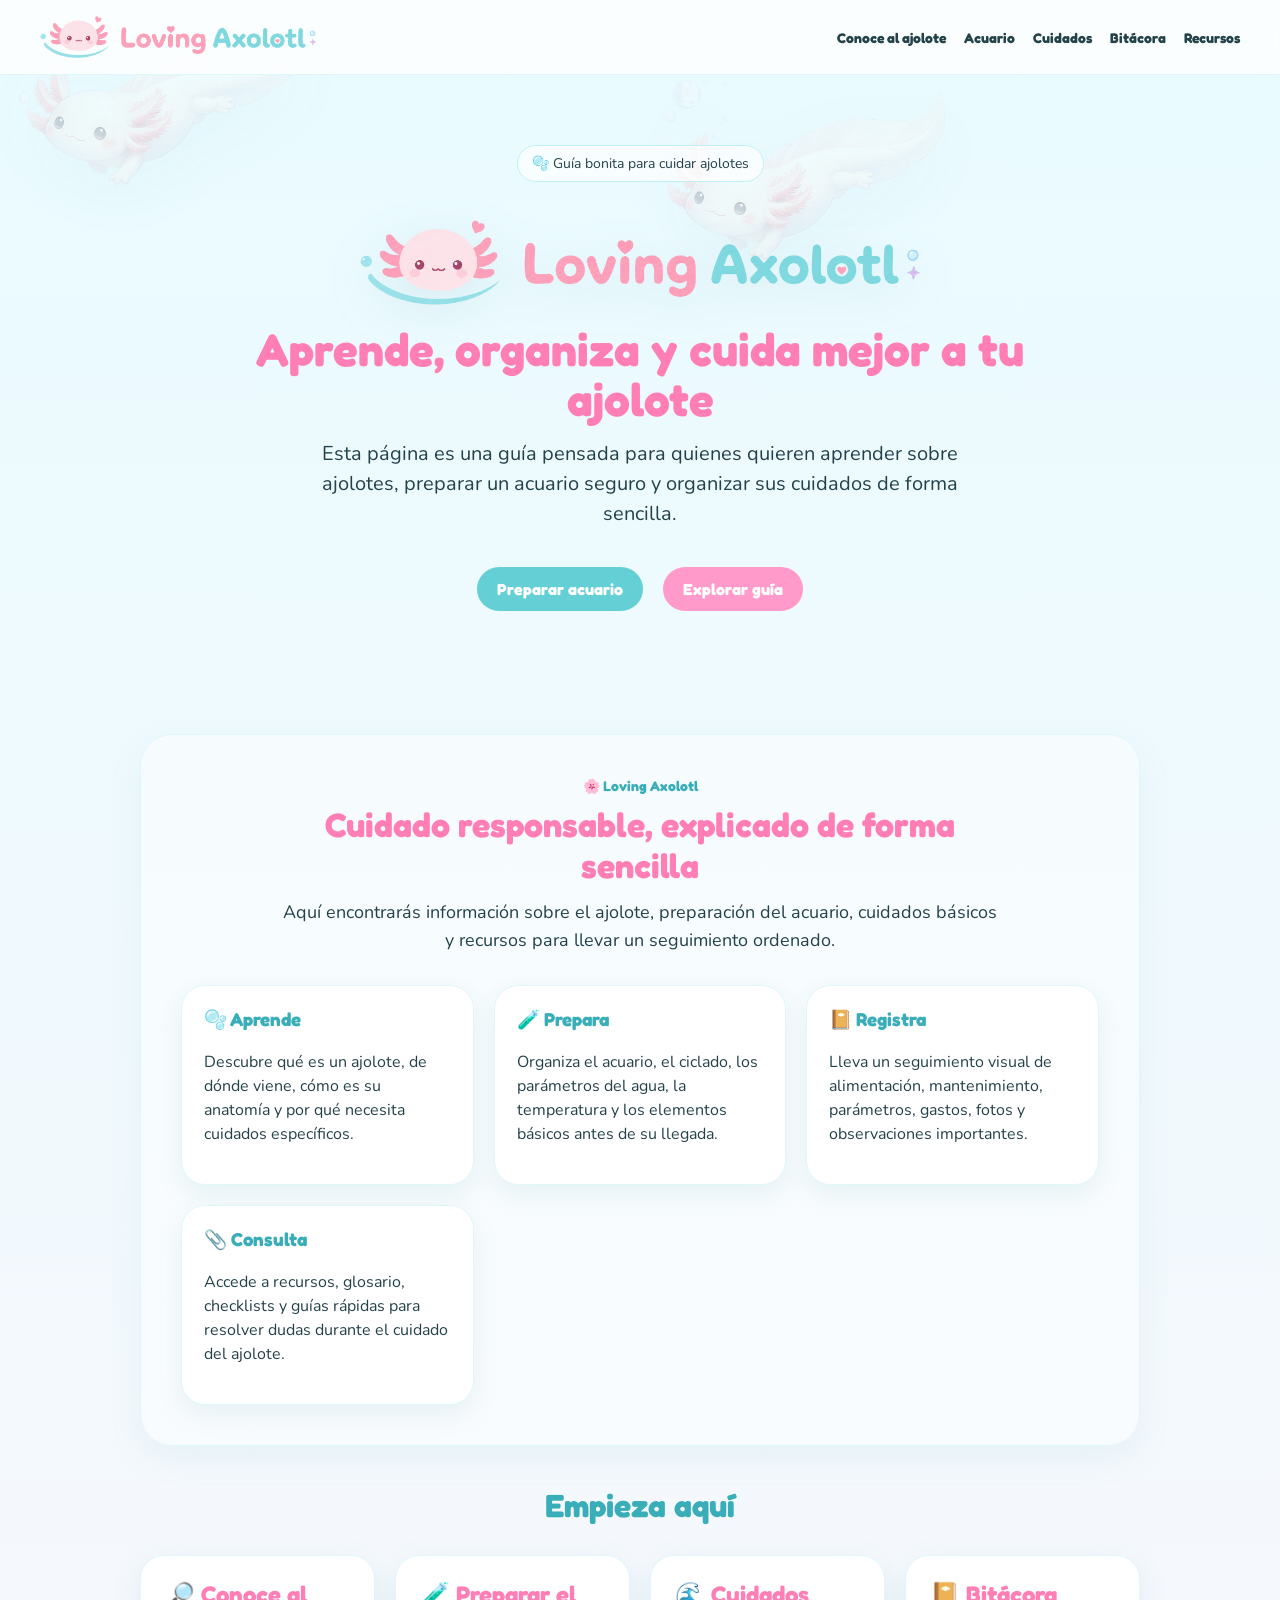
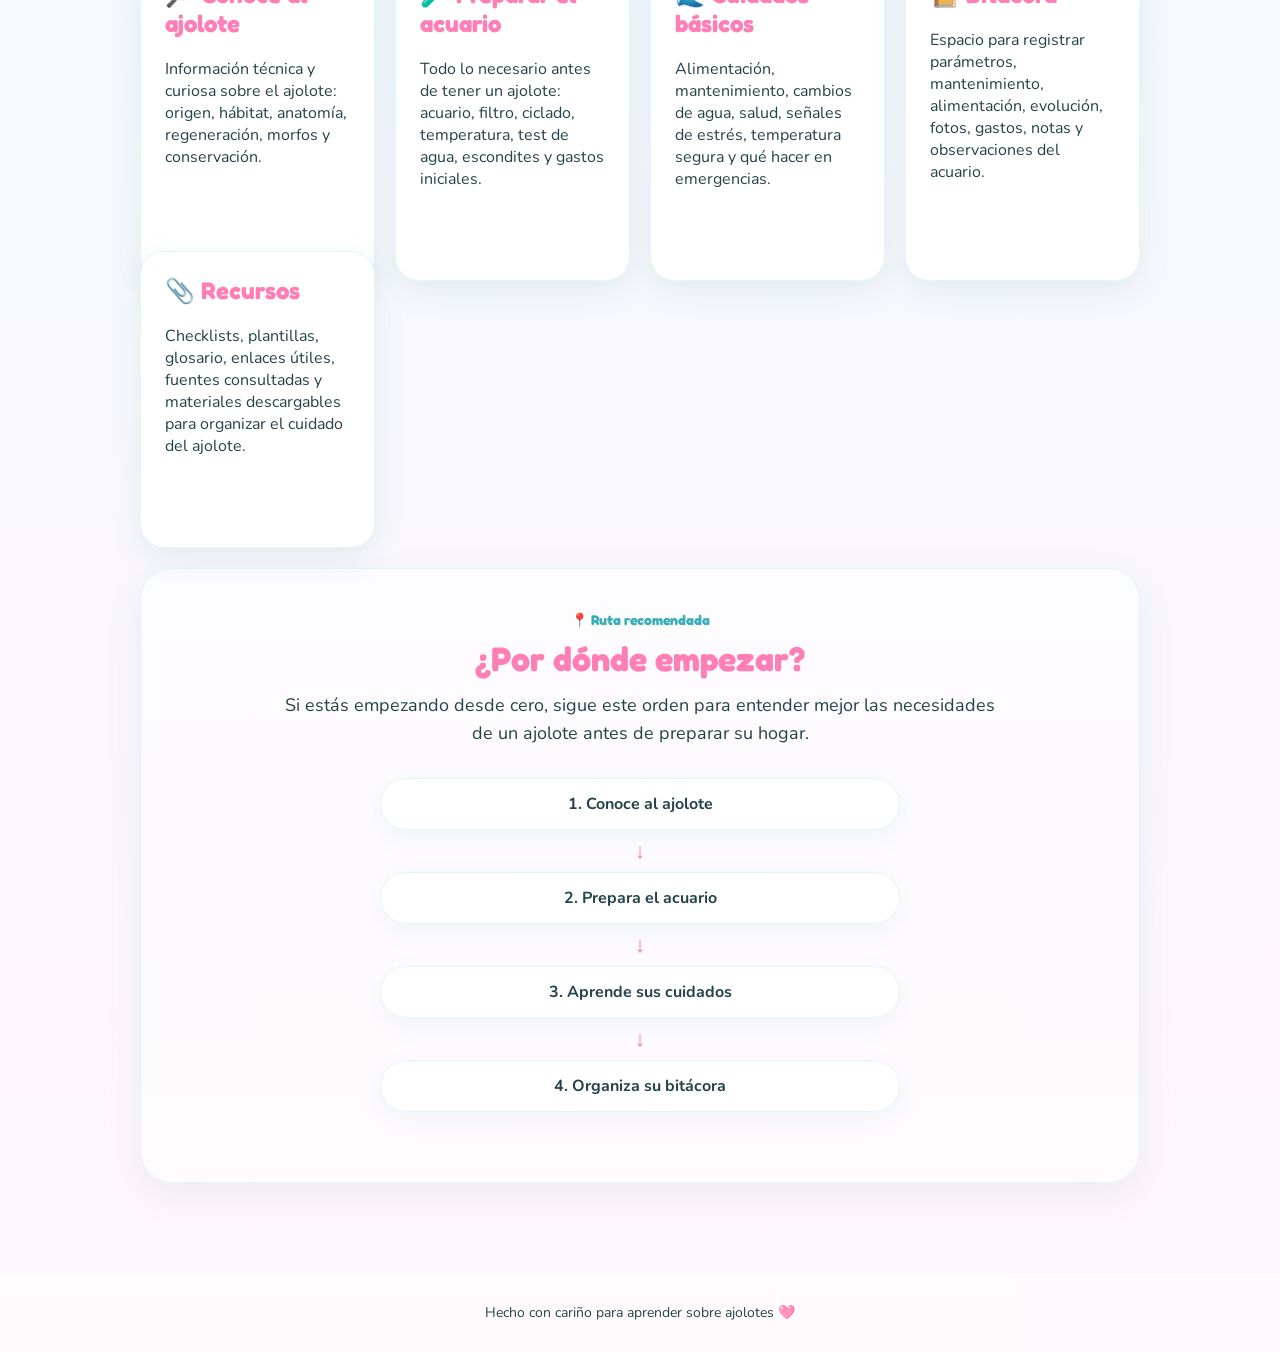
<file: index.html>
<!DOCTYPE html>
<html lang="es">
<head>
  <meta charset="UTF-8" />
  <meta name="viewport" content="width=device-width, initial-scale=1.0" />
  <title>Loving Axolotl</title>

  <link rel="preconnect" href="https://fonts.googleapis.com" />
  <link rel="preconnect" href="https://fonts.gstatic.com" crossorigin />
  <link href="https://fonts.googleapis.com/css2?family=Fredoka:wght@500;600;700&family=Nunito:wght@400;500;600;700;800&display=swap" rel="stylesheet" />

  <link rel="stylesheet" href="styles.css" />
</head>

<body>
  <div class="swimming-axolotl" aria-hidden="true">
    <img src="assets/images/axolotl-swim.png" alt="" />
  </div>

  <nav class="navbar">
    <a href="index.html" class="logo">
      <img src="assets/images/logo-loving-axolotl.png" alt="Loving Axolotl" />
    </a>

    <button class="menu-toggle" aria-label="Abrir menú">
      ☰
    </button>

    <div class="nav-links">
      <a href="conoce.html">Conoce al ajolote</a>
      <a href="acuario.html">Acuario</a>
      <a href="cuidados.html">Cuidados</a>
      <a href="bitacora.html">Bitácora</a>
      <a href="recursos.html">Recursos</a>
    </div>
  </nav>

  <header class="home-hero">
    <div class="swimming-axolotl" aria-hidden="true">
      <img src="assets/images/axolotl-swim.png" alt="" />
    </div>

    <div class="badge">🫧 Guía bonita para cuidar ajolotes</div>

    <img
      src="assets/images/logo-loving-axolotl.png"
      alt="Loving Axolotl"
      class="hero-logo"
    />

    <h1>Aprende, organiza y cuida mejor a tu ajolote</h1>

    <p class="subtitle">
      Esta página es una guía pensada para quienes quieren aprender sobre ajolotes,
      preparar un acuario seguro y organizar sus cuidados de forma sencilla.
    </p>

    <div class="buttons">
      <a href="acuario.html">Preparar acuario</a>
      <a href="conoce.html" class="secondary">Explorar guía</a>
    </div>
  </header>

  <main>
    <section class="intro-section">
      <div class="section-header">
        <span class="section-kicker">🌸 Loving Axolotl</span>
        <h2>Cuidado responsable, explicado de forma sencilla</h2>
        <p>
          Aquí encontrarás información sobre el ajolote, preparación del acuario,
          cuidados básicos y recursos para llevar un seguimiento ordenado.
        </p>
      </div>

      <div class="info-grid">
        <article class="info-card">
          <h3>🫧 Aprende</h3>
          <p>
            Descubre qué es un ajolote, de dónde viene, cómo es su anatomía
            y por qué necesita cuidados específicos.
          </p>
        </article>

        <article class="info-card">
          <h3>🧪 Prepara</h3>
          <p>
            Organiza el acuario, el ciclado, los parámetros del agua,
            la temperatura y los elementos básicos antes de su llegada.
          </p>
        </article>

        <article class="info-card">
          <h3>📔 Registra</h3>
          <p>
            Lleva un seguimiento visual de alimentación, mantenimiento,
            parámetros, gastos, fotos y observaciones importantes.
          </p>
        </article>

        <article class="info-card">
          <h3>📎 Consulta</h3>
          <p>
            Accede a recursos, glosario, checklists y guías rápidas para
            resolver dudas durante el cuidado del ajolote.
          </p>
        </article>
      </div>
    </section>

    <h2 class="section-title">Empieza aquí</h2>

    <div class="cards">
      <a href="conoce.html" class="card-link">
        <section class="card">
          <h2>🔎 Conoce al ajolote</h2>
          <p>
            Información técnica y curiosa sobre el ajolote: origen, hábitat,
            anatomía, regeneración, morfos y conservación.
          </p>
        </section>
      </a>

      <a href="acuario.html" class="card-link">
        <section class="card">
          <h2>🧪 Preparar el acuario</h2>
          <p>
            Todo lo necesario antes de tener un ajolote: acuario, filtro,
            ciclado, temperatura, test de agua, escondites y gastos iniciales.
          </p>
        </section>
      </a>

      <a href="cuidados.html" class="card-link">
        <section class="card">
          <h2>🌊 Cuidados básicos</h2>
          <p>
            Alimentación, mantenimiento, cambios de agua, salud, señales de estrés,
            temperatura segura y qué hacer en emergencias.
          </p>
        </section>
      </a>

      <a href="bitacora.html" class="card-link">
        <section class="card">
          <h2>📔 Bitácora</h2>
          <p>
            Espacio para registrar parámetros, mantenimiento, alimentación,
            evolución, fotos, gastos, notas y observaciones del acuario.
          </p>
        </section>
      </a>

      <a href="recursos.html" class="card-link">
        <section class="card">
          <h2>📎 Recursos</h2>
          <p>
            Checklists, plantillas, glosario, enlaces útiles, fuentes consultadas
            y materiales descargables para organizar el cuidado del ajolote.
          </p>
        </section>
      </a>
    </div>

    <section class="content-section">
      <div class="section-header">
        <span class="section-kicker">📍 Ruta recomendada</span>
        <h2>¿Por dónde empezar?</h2>
        <p>
          Si estás empezando desde cero, sigue este orden para entender mejor
          las necesidades de un ajolote antes de preparar su hogar.
        </p>
      </div>

      <div class="evolution-box">
        <div class="evolution-step">1. Conoce al ajolote</div>
        <div class="evolution-arrow">↓</div>
        <div class="evolution-step">2. Prepara el acuario</div>
        <div class="evolution-arrow">↓</div>
        <div class="evolution-step">3. Aprende sus cuidados</div>
        <div class="evolution-arrow">↓</div>
        <div class="evolution-step">4. Organiza su bitácora</div>
      </div>
    </section>
  </main>

  <footer>
    Hecho con cariño para aprender sobre ajolotes 🩷
  </footer>

  <button class="back-to-top" aria-label="Volver arriba">
    ↑
  </button>

  <script src="script.js"></script>
</body>
</html>
</file>
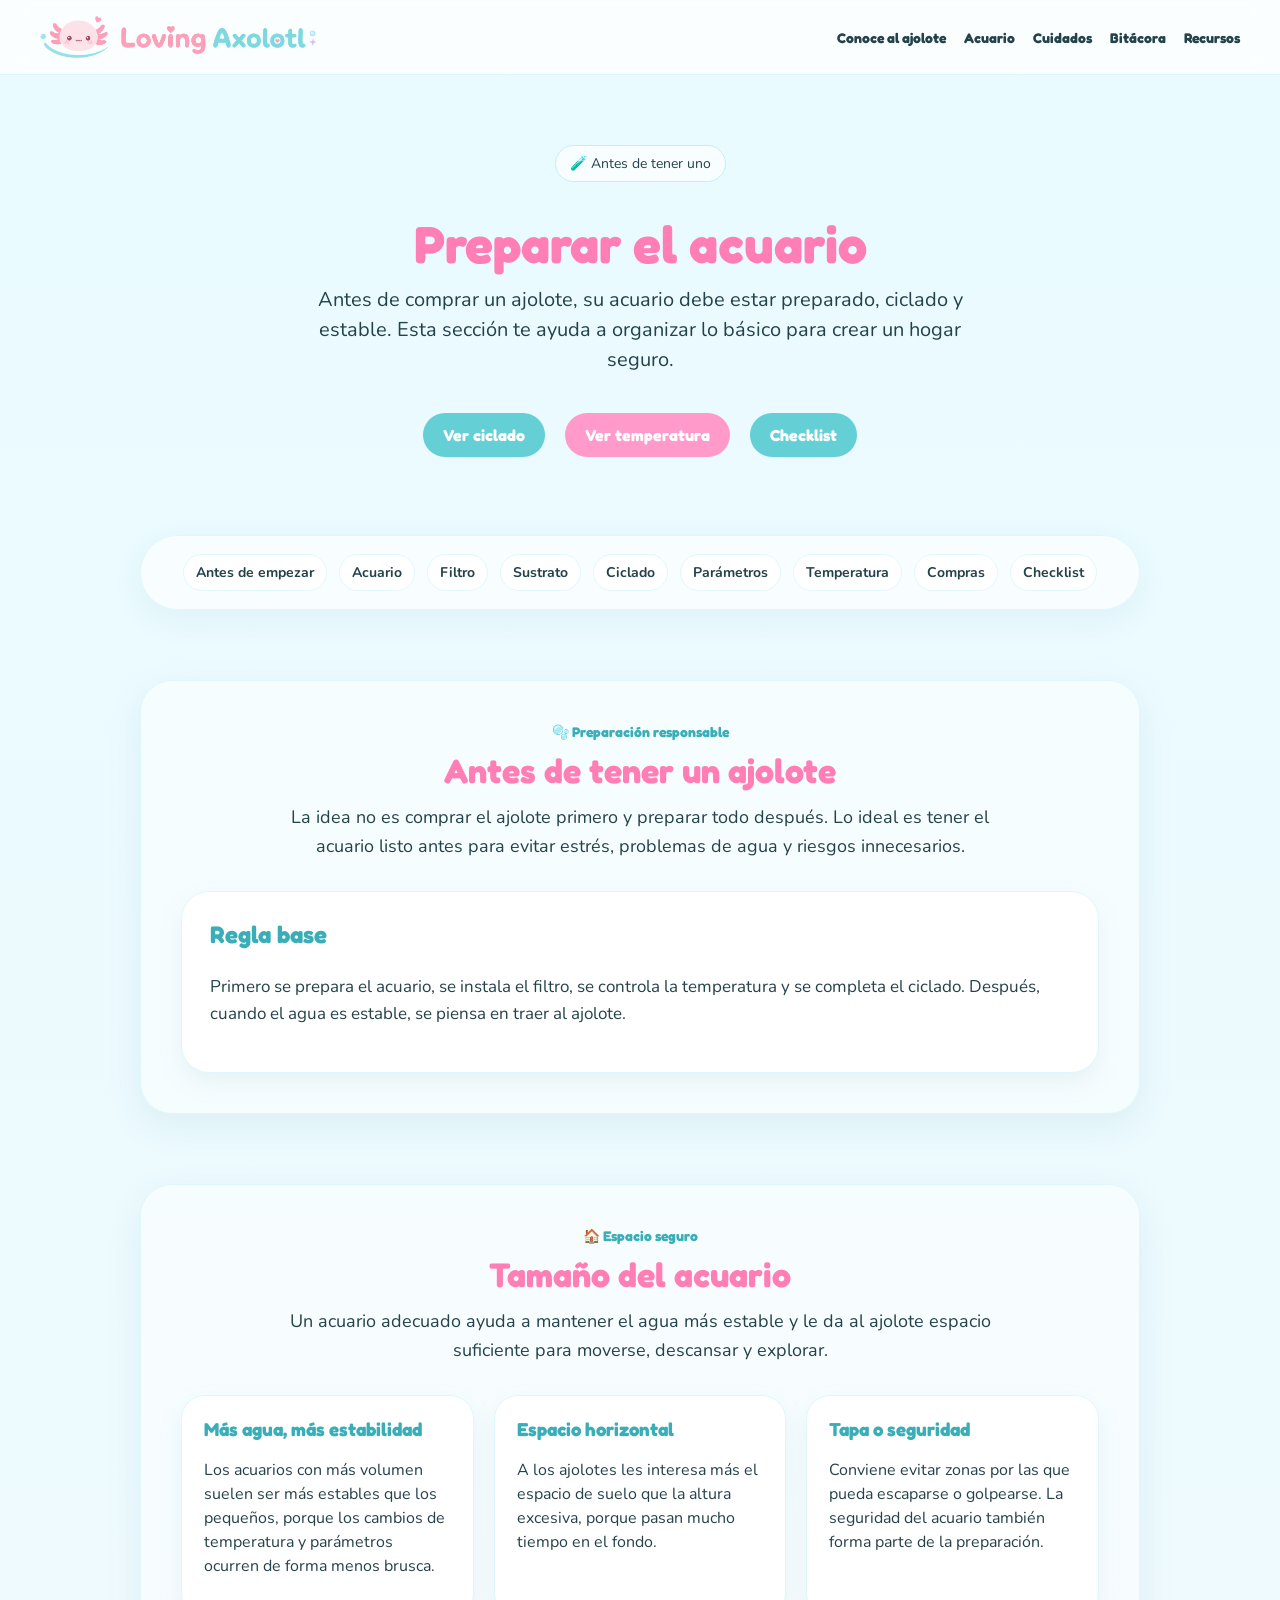
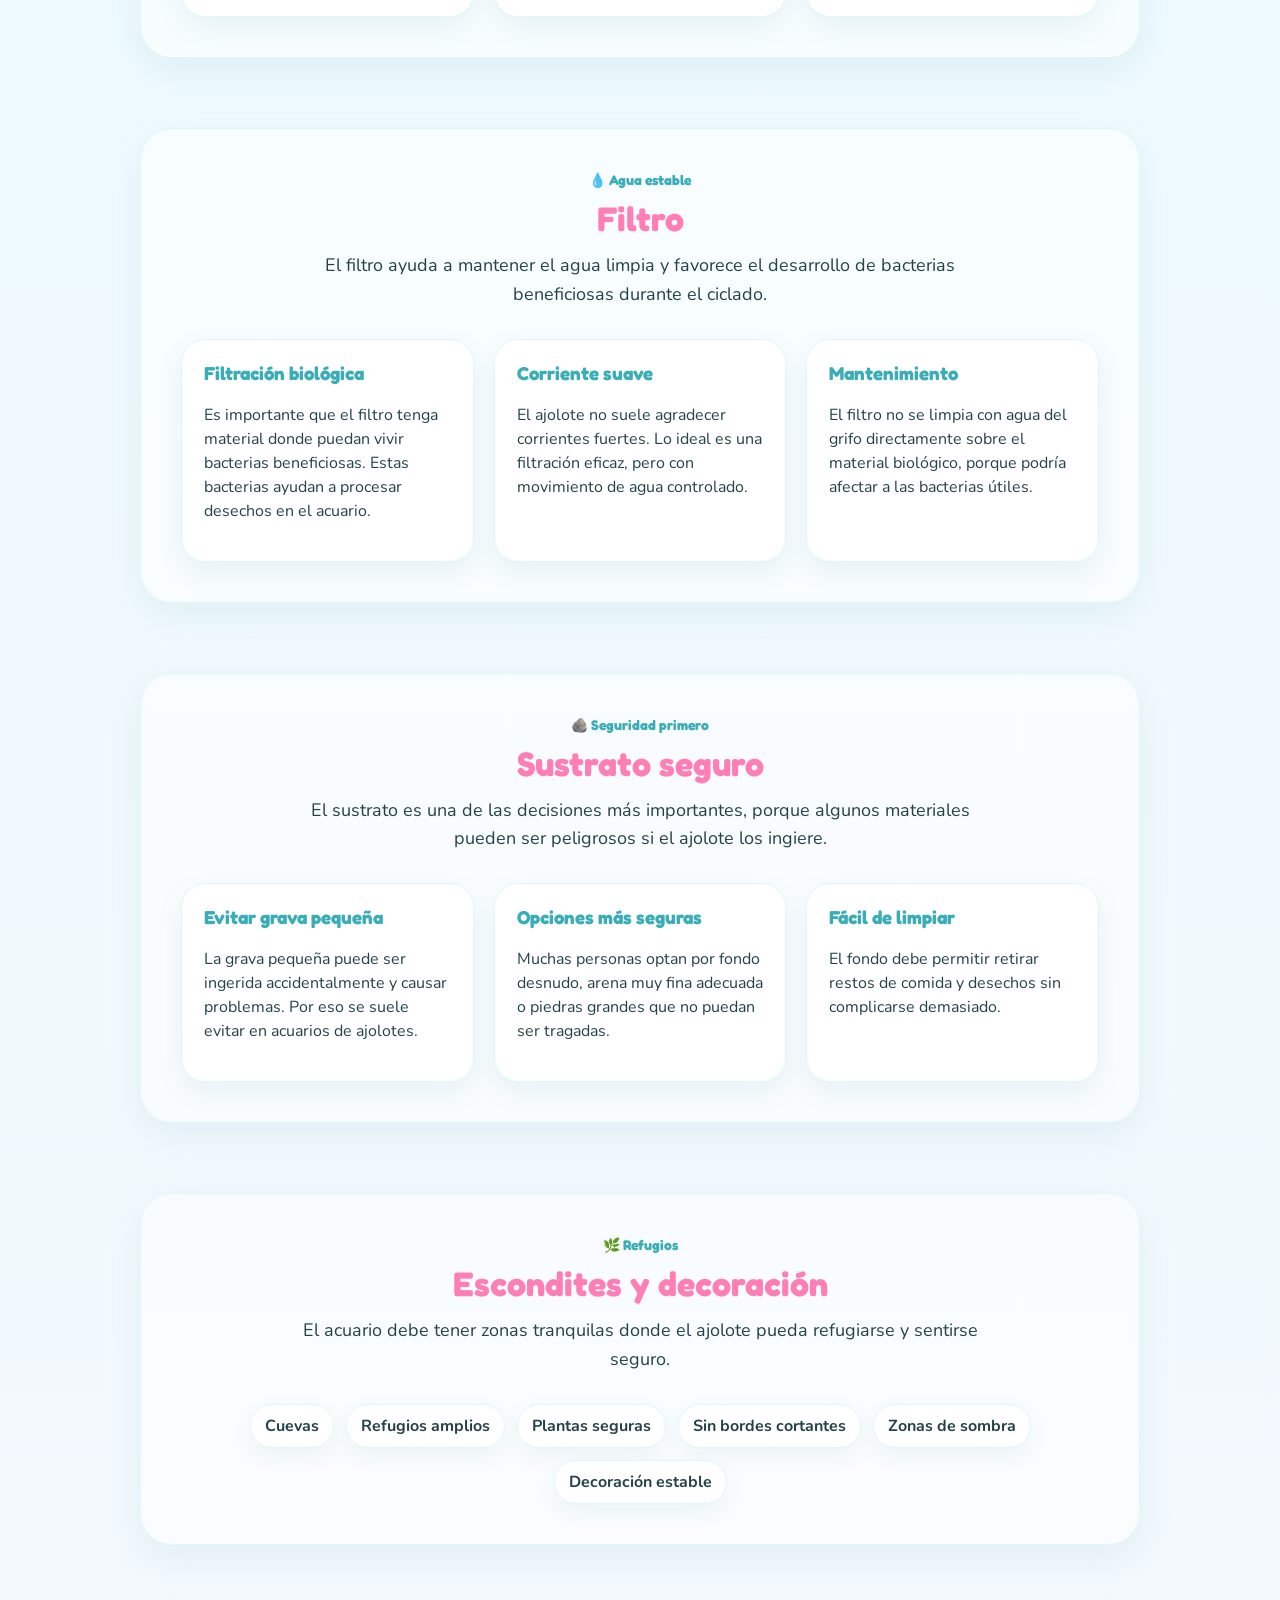
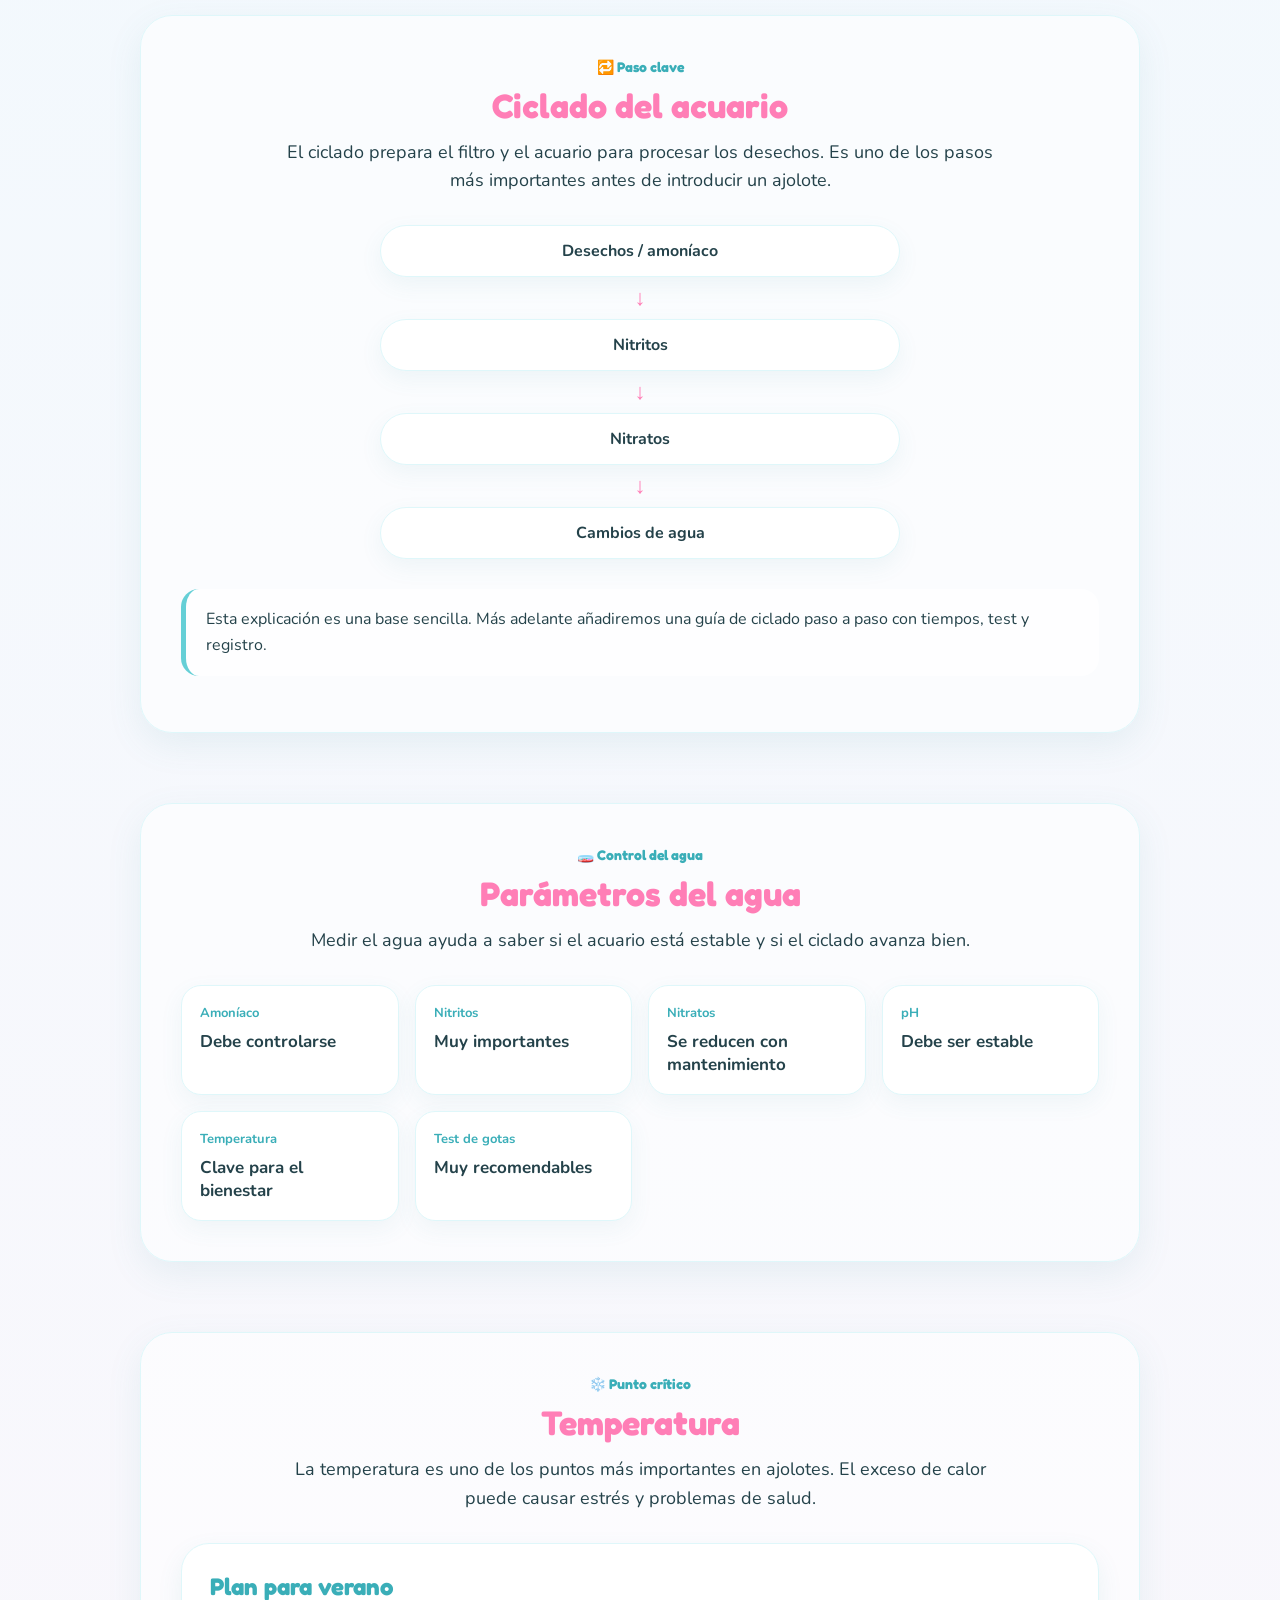
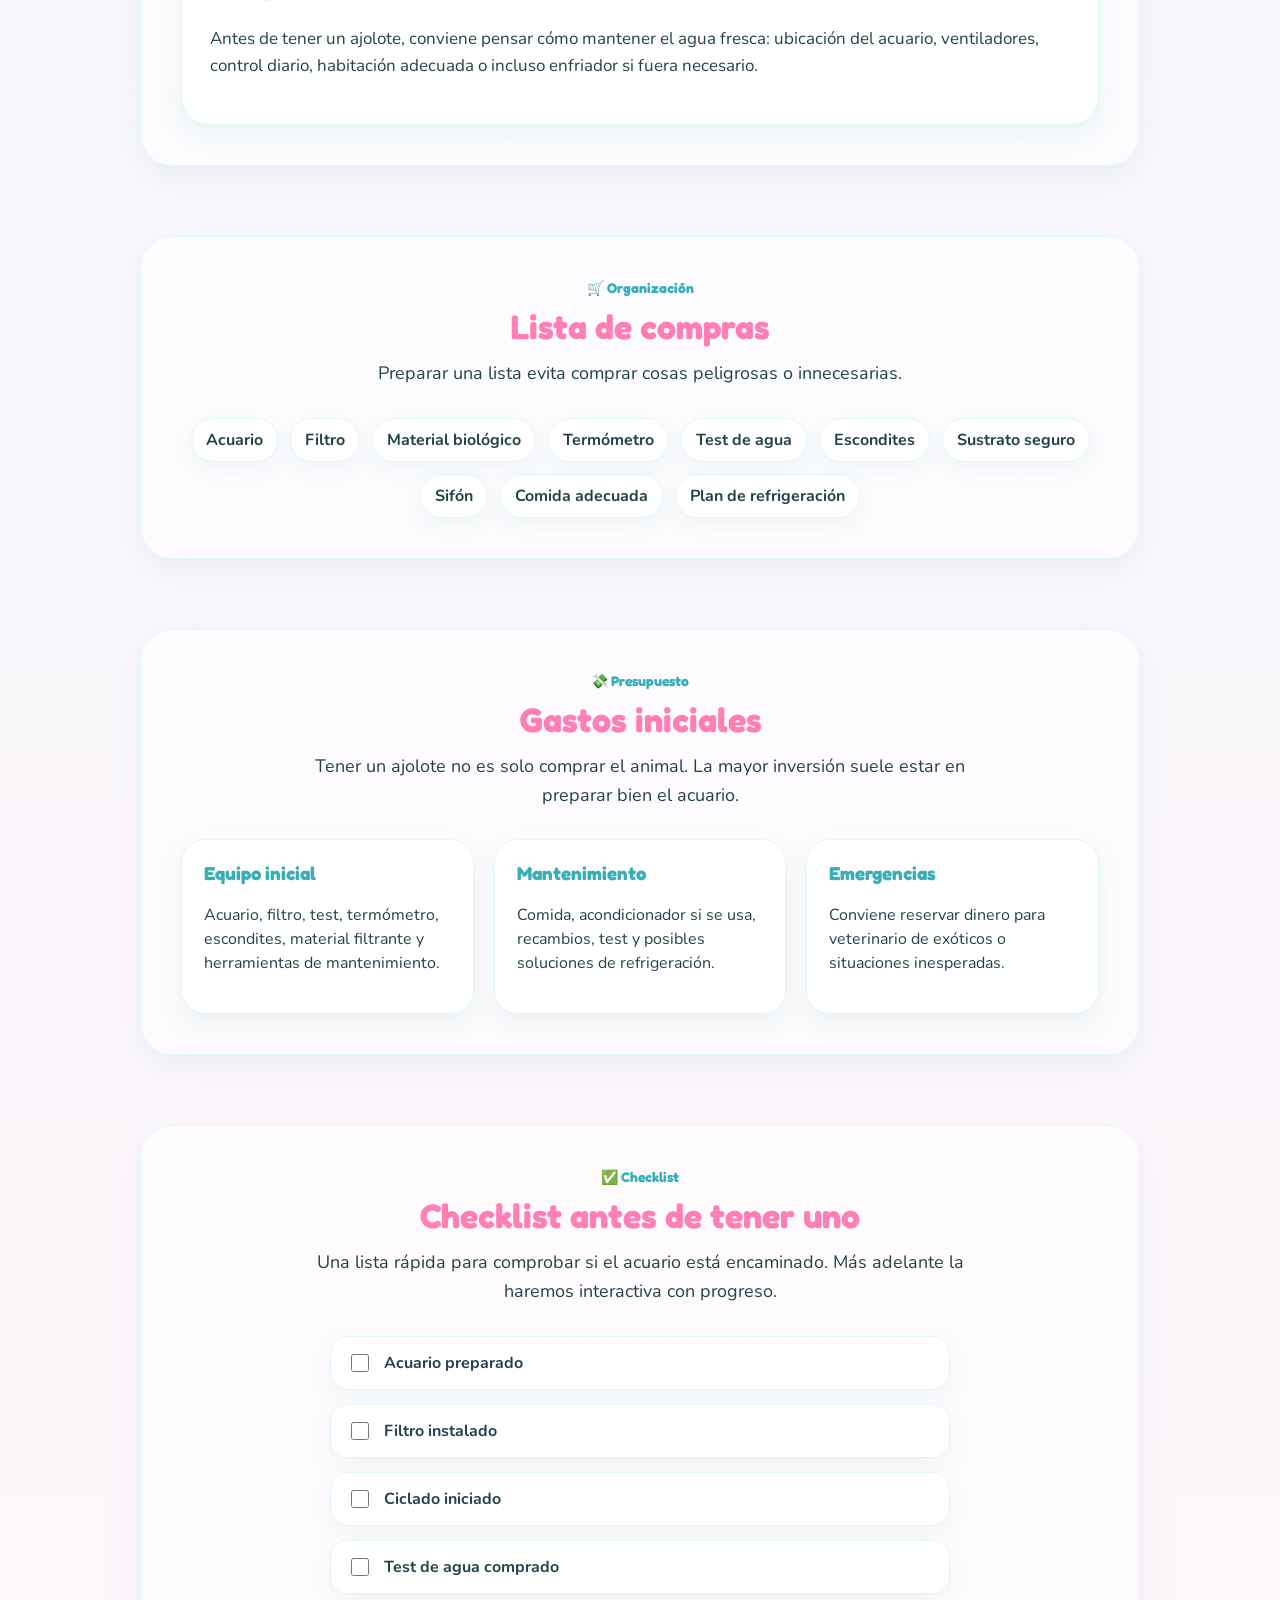
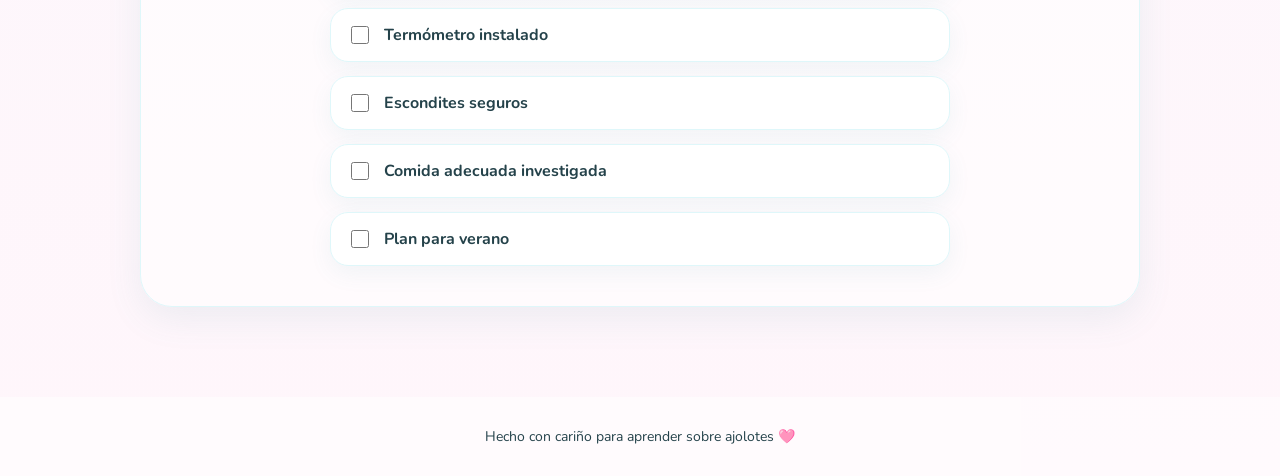
<file: acuario.html>
<!DOCTYPE html>
<html lang="es">
<head>
  <meta charset="UTF-8" />
  <meta name="viewport" content="width=device-width, initial-scale=1.0" />
  <title>Preparar el acuario | Loving Axolotl</title>
  
  <link rel="preconnect" href="https://fonts.googleapis.com" />
  <link rel="preconnect" href="https://fonts.gstatic.com" crossorigin />
  <link href="https://fonts.googleapis.com/css2?family=Fredoka:wght@500;600;700&family=Nunito:wght@400;500;600;700;800&display=swap" rel="stylesheet" />
  <link rel="stylesheet" href="styles.css" />

</head>

<body>
  <nav class="navbar">
    <a href="index.html" class="logo">
        <img src="assets/images/logo-loving-axolotl.png" alt="Loving Axolotl" />
    </a>

    <button class="menu-toggle" aria-label="Abrir menú">
      ☰
    </button>

    <div class="nav-links">
      <a href="conoce.html">Conoce al ajolote</a>
      <a href="acuario.html">Acuario</a>
      <a href="cuidados.html">Cuidados</a>
      <a href="bitacora.html">Bitácora</a>
      <a href="recursos.html">Recursos</a>
    </div>
  </nav>

  <header class="page-hero">
    <div class="badge">🧪 Antes de tener uno</div>

    <h1>Preparar el acuario</h1>

    <p class="subtitle">
      Antes de comprar un ajolote, su acuario debe estar preparado, ciclado
      y estable. Esta sección te ayuda a organizar lo básico para crear un hogar seguro.
    </p>

    <div class="buttons">
      <a href="#ciclado">Ver ciclado</a>
      <a href="#temperatura" class="secondary">Ver temperatura</a>
      <a href="#checklist">Checklist</a>
    </div>
  </header>

  <main>
    <section class="page-index">
      <a href="#antes">Antes de empezar</a>
      <a href="#tamano">Acuario</a>
      <a href="#filtro">Filtro</a>
      <a href="#sustrato">Sustrato</a>
      <a href="#ciclado">Ciclado</a>
      <a href="#parametros">Parámetros</a>
      <a href="#temperatura">Temperatura</a>
      <a href="#compras">Compras</a>
      <a href="#checklist">Checklist</a>
    </section>

    <section class="content-section" id="antes">
      <div class="section-header">
        <span class="section-kicker">🫧 Preparación responsable</span>
        <h2>Antes de tener un ajolote</h2>
        <p>
          La idea no es comprar el ajolote primero y preparar todo después.
          Lo ideal es tener el acuario listo antes para evitar estrés, problemas de agua
          y riesgos innecesarios.
        </p>
      </div>

      <div class="highlight-card">
        <h3>Regla base</h3>
        <p>
          Primero se prepara el acuario, se instala el filtro, se controla la temperatura
          y se completa el ciclado. Después, cuando el agua es estable, se piensa en traer
          al ajolote.
        </p>
      </div>
    </section>

    <section class="content-section" id="tamano">
      <div class="section-header">
        <span class="section-kicker">🏠 Espacio seguro</span>
        <h2>Tamaño del acuario</h2>
        <p>
          Un acuario adecuado ayuda a mantener el agua más estable y le da al ajolote
          espacio suficiente para moverse, descansar y explorar.
        </p>
      </div>

      <div class="info-grid">
        <article class="info-card">
          <h3>Más agua, más estabilidad</h3>
          <p>
            Los acuarios con más volumen suelen ser más estables que los pequeños,
            porque los cambios de temperatura y parámetros ocurren de forma menos brusca.
          </p>
        </article>

        <article class="info-card">
          <h3>Espacio horizontal</h3>
          <p>
            A los ajolotes les interesa más el espacio de suelo que la altura excesiva,
            porque pasan mucho tiempo en el fondo.
          </p>
        </article>

        <article class="info-card">
          <h3>Tapa o seguridad</h3>
          <p>
            Conviene evitar zonas por las que pueda escaparse o golpearse.
            La seguridad del acuario también forma parte de la preparación.
          </p>
        </article>
      </div>
    </section>

    <section class="content-section" id="filtro">
      <div class="section-header">
        <span class="section-kicker">💧 Agua estable</span>
        <h2>Filtro</h2>
        <p>
          El filtro ayuda a mantener el agua limpia y favorece el desarrollo de bacterias
          beneficiosas durante el ciclado.
        </p>
      </div>

      <div class="info-grid">
        <article class="info-card">
          <h3>Filtración biológica</h3>
          <p>
            Es importante que el filtro tenga material donde puedan vivir bacterias beneficiosas.
            Estas bacterias ayudan a procesar desechos en el acuario.
          </p>
        </article>

        <article class="info-card">
          <h3>Corriente suave</h3>
          <p>
            El ajolote no suele agradecer corrientes fuertes. Lo ideal es una filtración eficaz,
            pero con movimiento de agua controlado.
          </p>
        </article>

        <article class="info-card">
          <h3>Mantenimiento</h3>
          <p>
            El filtro no se limpia con agua del grifo directamente sobre el material biológico,
            porque podría afectar a las bacterias útiles.
          </p>
        </article>
      </div>
    </section>

    <section class="content-section" id="sustrato">
      <div class="section-header">
        <span class="section-kicker">🪨 Seguridad primero</span>
        <h2>Sustrato seguro</h2>
        <p>
          El sustrato es una de las decisiones más importantes, porque algunos materiales
          pueden ser peligrosos si el ajolote los ingiere.
        </p>
      </div>

      <div class="info-grid">
        <article class="info-card">
          <h3>Evitar grava pequeña</h3>
          <p>
            La grava pequeña puede ser ingerida accidentalmente y causar problemas.
            Por eso se suele evitar en acuarios de ajolotes.
          </p>
        </article>

        <article class="info-card">
          <h3>Opciones más seguras</h3>
          <p>
            Muchas personas optan por fondo desnudo, arena muy fina adecuada o piedras grandes
            que no puedan ser tragadas.
          </p>
        </article>

        <article class="info-card">
          <h3>Fácil de limpiar</h3>
          <p>
            El fondo debe permitir retirar restos de comida y desechos sin complicarse demasiado.
          </p>
        </article>
      </div>
    </section>

    <section class="content-section" id="decoracion">
      <div class="section-header">
        <span class="section-kicker">🌿 Refugios</span>
        <h2>Escondites y decoración</h2>
        <p>
          El acuario debe tener zonas tranquilas donde el ajolote pueda refugiarse
          y sentirse seguro.
        </p>
      </div>

      <div class="tag-grid">
        <span>Cuevas</span>
        <span>Refugios amplios</span>
        <span>Plantas seguras</span>
        <span>Sin bordes cortantes</span>
        <span>Zonas de sombra</span>
        <span>Decoración estable</span>
      </div>
    </section>

    <section class="content-section" id="ciclado">
      <div class="section-header">
        <span class="section-kicker">🔁 Paso clave</span>
        <h2>Ciclado del acuario</h2>
        <p>
          El ciclado prepara el filtro y el acuario para procesar los desechos.
          Es uno de los pasos más importantes antes de introducir un ajolote.
        </p>
      </div>

      <div class="evolution-box">
        <div class="evolution-step">Desechos / amoníaco</div>
        <div class="evolution-arrow">↓</div>
        <div class="evolution-step">Nitritos</div>
        <div class="evolution-arrow">↓</div>
        <div class="evolution-step">Nitratos</div>
        <div class="evolution-arrow">↓</div>
        <div class="evolution-step">Cambios de agua</div>
      </div>

      <p class="note">
        Esta explicación es una base sencilla. Más adelante añadiremos una guía de ciclado
        paso a paso con tiempos, test y registro.
      </p>
    </section>

    <section class="content-section" id="parametros">
      <div class="section-header">
        <span class="section-kicker">🧫 Control del agua</span>
        <h2>Parámetros del agua</h2>
        <p>
          Medir el agua ayuda a saber si el acuario está estable y si el ciclado avanza bien.
        </p>
      </div>

      <div class="fact-grid">
        <div class="fact-item">
          <span>Amoníaco</span>
          <strong>Debe controlarse</strong>
        </div>

        <div class="fact-item">
          <span>Nitritos</span>
          <strong>Muy importantes</strong>
        </div>

        <div class="fact-item">
          <span>Nitratos</span>
          <strong>Se reducen con mantenimiento</strong>
        </div>

        <div class="fact-item">
          <span>pH</span>
          <strong>Debe ser estable</strong>
        </div>

        <div class="fact-item">
          <span>Temperatura</span>
          <strong>Clave para el bienestar</strong>
        </div>

        <div class="fact-item">
          <span>Test de gotas</span>
          <strong>Muy recomendables</strong>
        </div>
      </div>
    </section>

    <section class="content-section" id="temperatura">
      <div class="section-header">
        <span class="section-kicker">❄️ Punto crítico</span>
        <h2>Temperatura</h2>
        <p>
          La temperatura es uno de los puntos más importantes en ajolotes.
          El exceso de calor puede causar estrés y problemas de salud.
        </p>
      </div>

      <div class="highlight-card">
        <h3>Plan para verano</h3>
        <p>
          Antes de tener un ajolote, conviene pensar cómo mantener el agua fresca:
          ubicación del acuario, ventiladores, control diario, habitación adecuada
          o incluso enfriador si fuera necesario.
        </p>
      </div>
    </section>

    <section class="content-section" id="compras">
      <div class="section-header">
        <span class="section-kicker">🛒 Organización</span>
        <h2>Lista de compras</h2>
        <p>
          Preparar una lista evita comprar cosas peligrosas o innecesarias.
        </p>
      </div>

      <div class="tag-grid">
        <span>Acuario</span>
        <span>Filtro</span>
        <span>Material biológico</span>
        <span>Termómetro</span>
        <span>Test de agua</span>
        <span>Escondites</span>
        <span>Sustrato seguro</span>
        <span>Sifón</span>
        <span>Comida adecuada</span>
        <span>Plan de refrigeración</span>
      </div>
    </section>

    <section class="content-section" id="gastos">
      <div class="section-header">
        <span class="section-kicker">💸 Presupuesto</span>
        <h2>Gastos iniciales</h2>
        <p>
          Tener un ajolote no es solo comprar el animal. La mayor inversión suele estar
          en preparar bien el acuario.
        </p>
      </div>

      <div class="info-grid">
        <article class="info-card">
          <h3>Equipo inicial</h3>
          <p>
            Acuario, filtro, test, termómetro, escondites, material filtrante y herramientas
            de mantenimiento.
          </p>
        </article>

        <article class="info-card">
          <h3>Mantenimiento</h3>
          <p>
            Comida, acondicionador si se usa, recambios, test y posibles soluciones de refrigeración.
          </p>
        </article>

        <article class="info-card">
          <h3>Emergencias</h3>
          <p>
            Conviene reservar dinero para veterinario de exóticos o situaciones inesperadas.
          </p>
        </article>
      </div>
    </section>

    <section class="content-section" id="checklist">
      <div class="section-header">
        <span class="section-kicker">✅ Checklist</span>
        <h2>Checklist antes de tener uno</h2>
        <p>
          Una lista rápida para comprobar si el acuario está encaminado.
          Más adelante la haremos interactiva con progreso.
        </p>
      </div>

      <div class="checklist-preview">
        <label><input type="checkbox"> Acuario preparado</label>
        <label><input type="checkbox"> Filtro instalado</label>
        <label><input type="checkbox"> Ciclado iniciado</label>
        <label><input type="checkbox"> Test de agua comprado</label>
        <label><input type="checkbox"> Termómetro instalado</label>
        <label><input type="checkbox"> Escondites seguros</label>
        <label><input type="checkbox"> Comida adecuada investigada</label>
        <label><input type="checkbox"> Plan para verano</label>
      </div>
    </section>
  </main>

  <footer>
    Hecho con cariño para aprender sobre ajolotes 🩷
  </footer>

  <button class="back-to-top" aria-label="Volver arriba">
    ↑
  </button>

  <script src="script.js"></script>
</body>
</html>
</file>
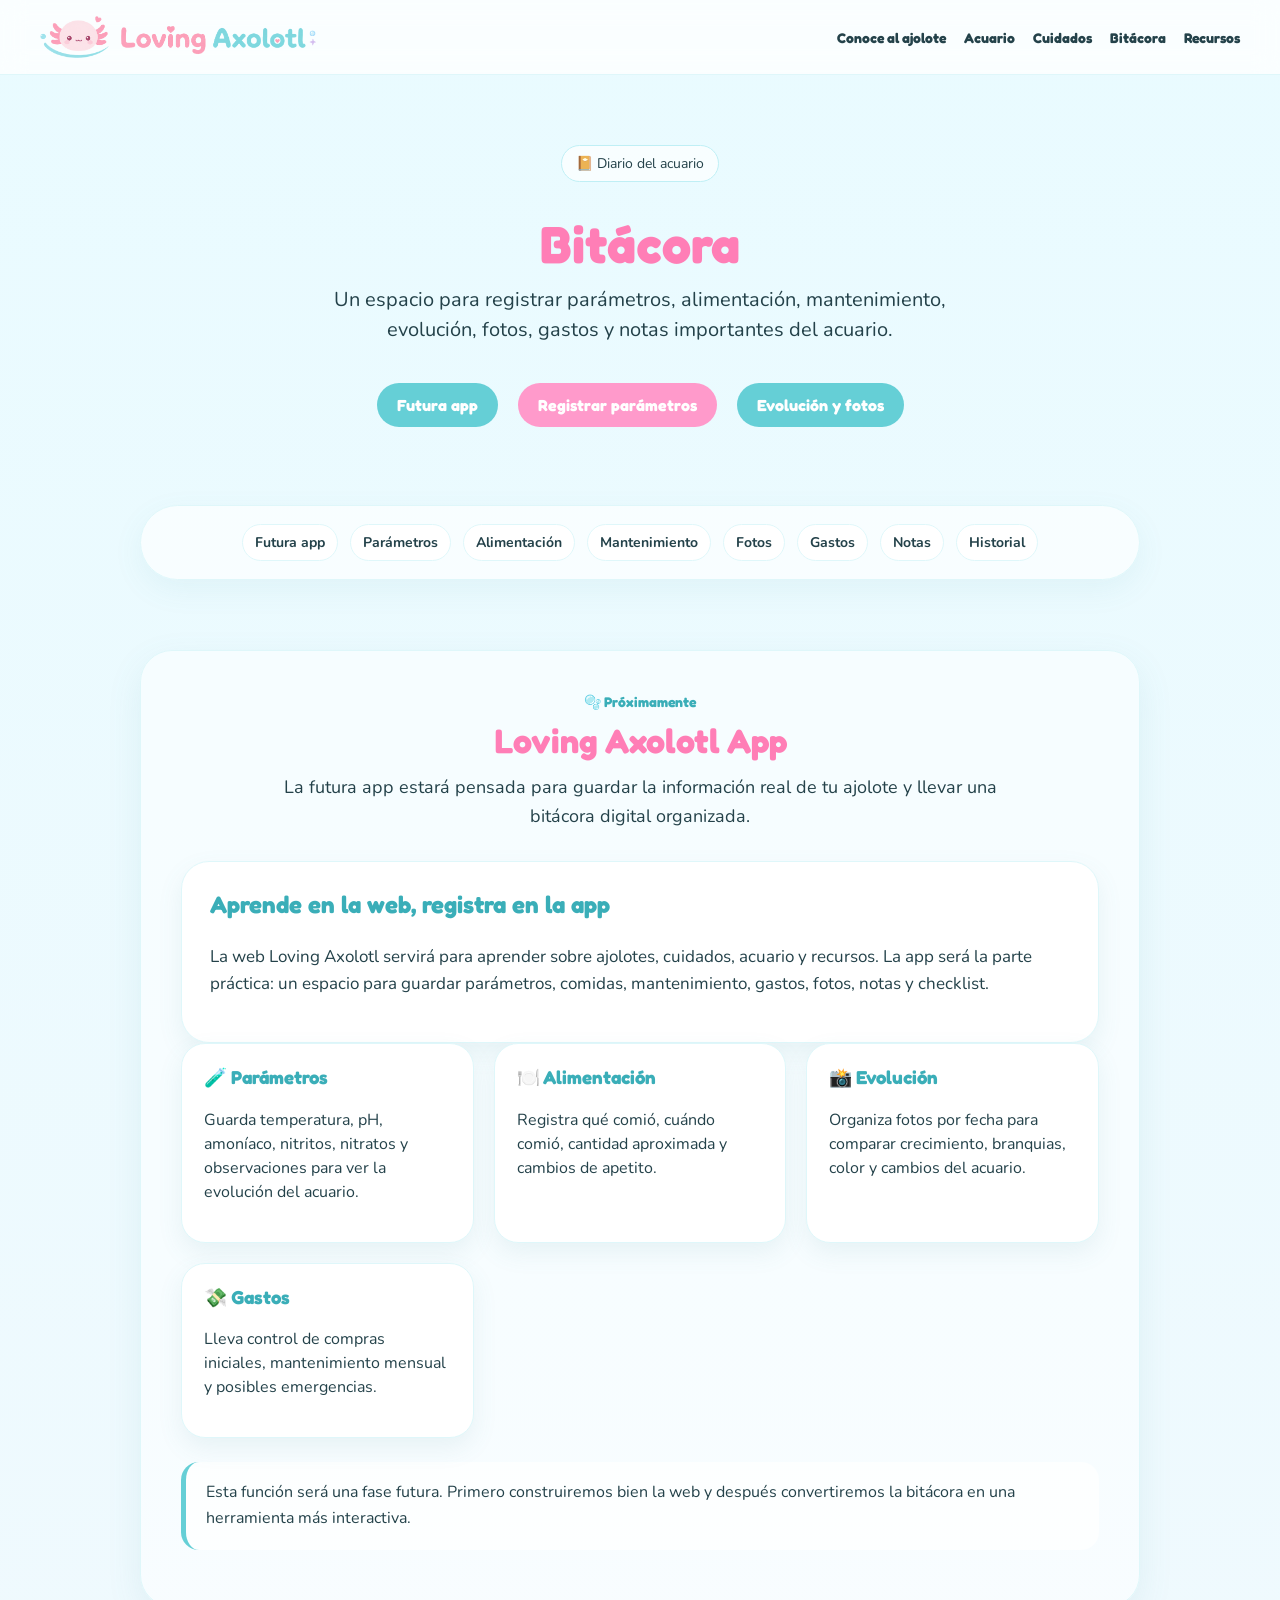
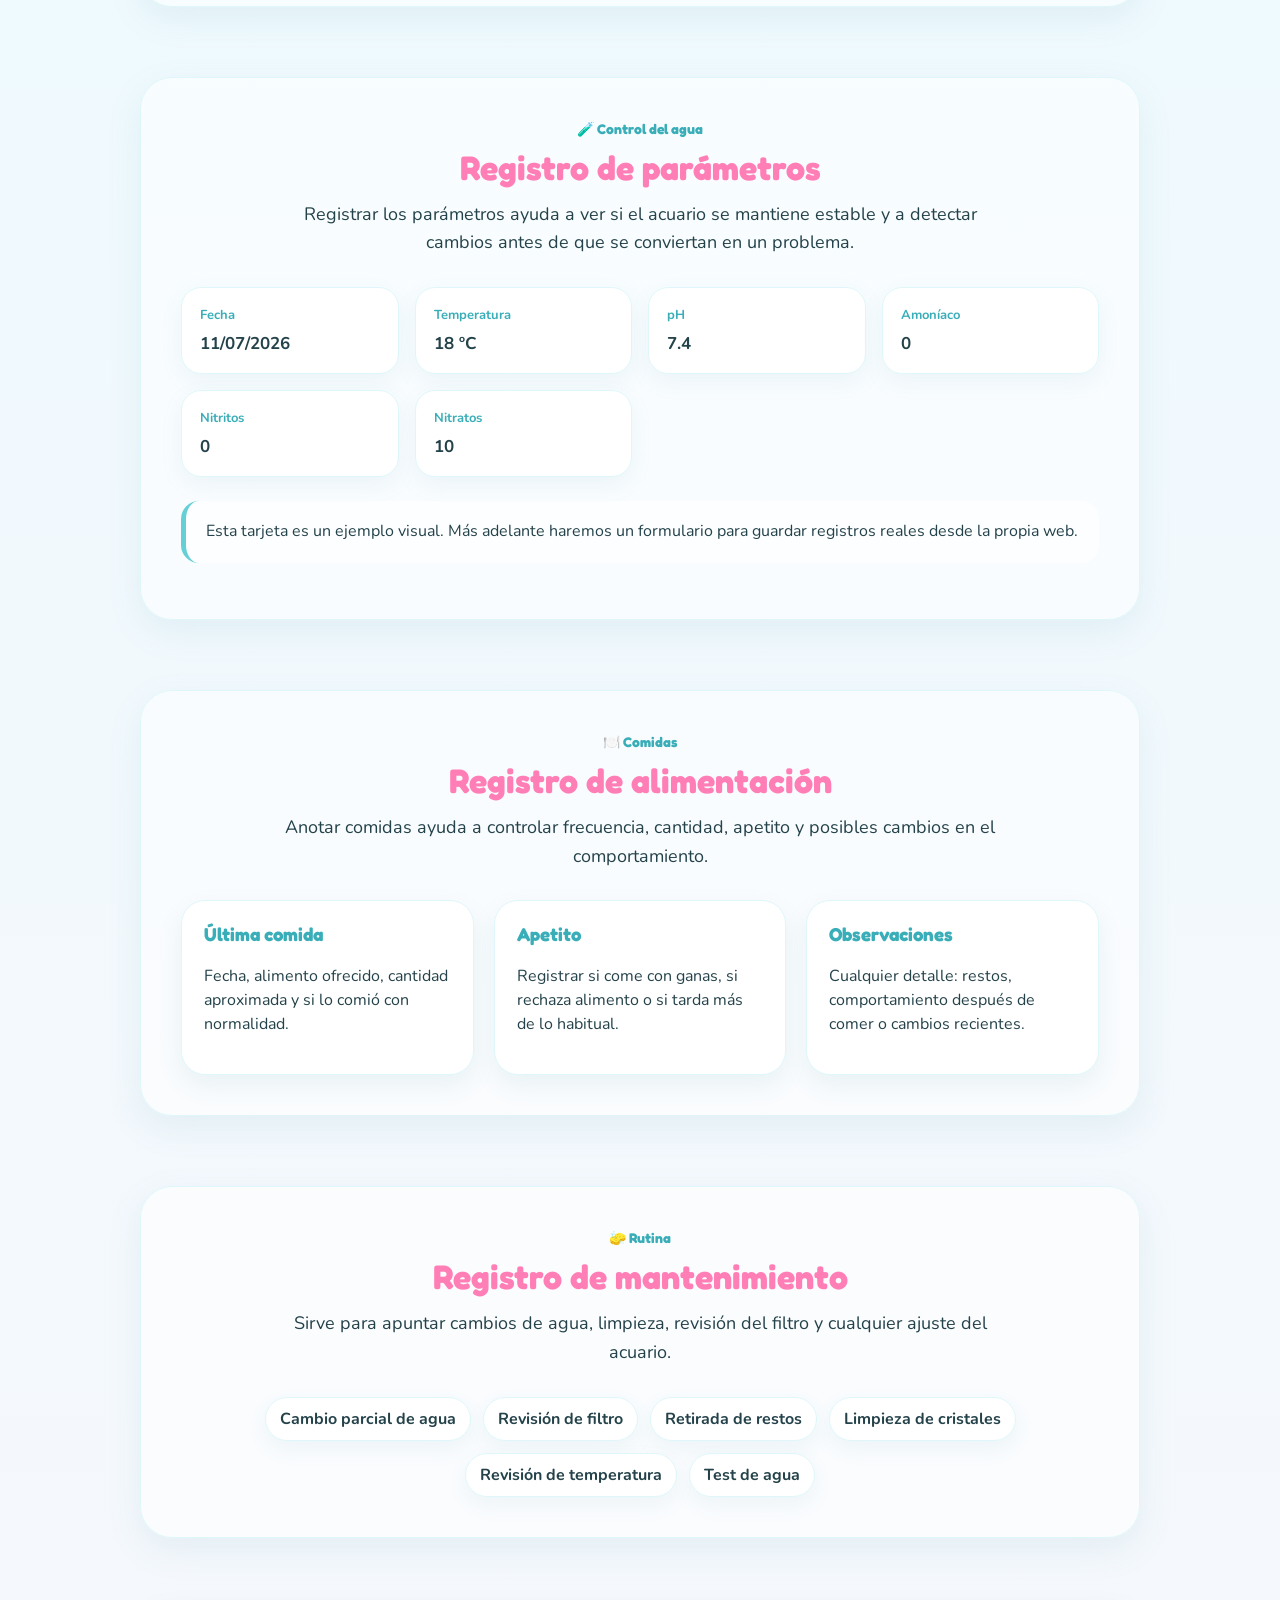
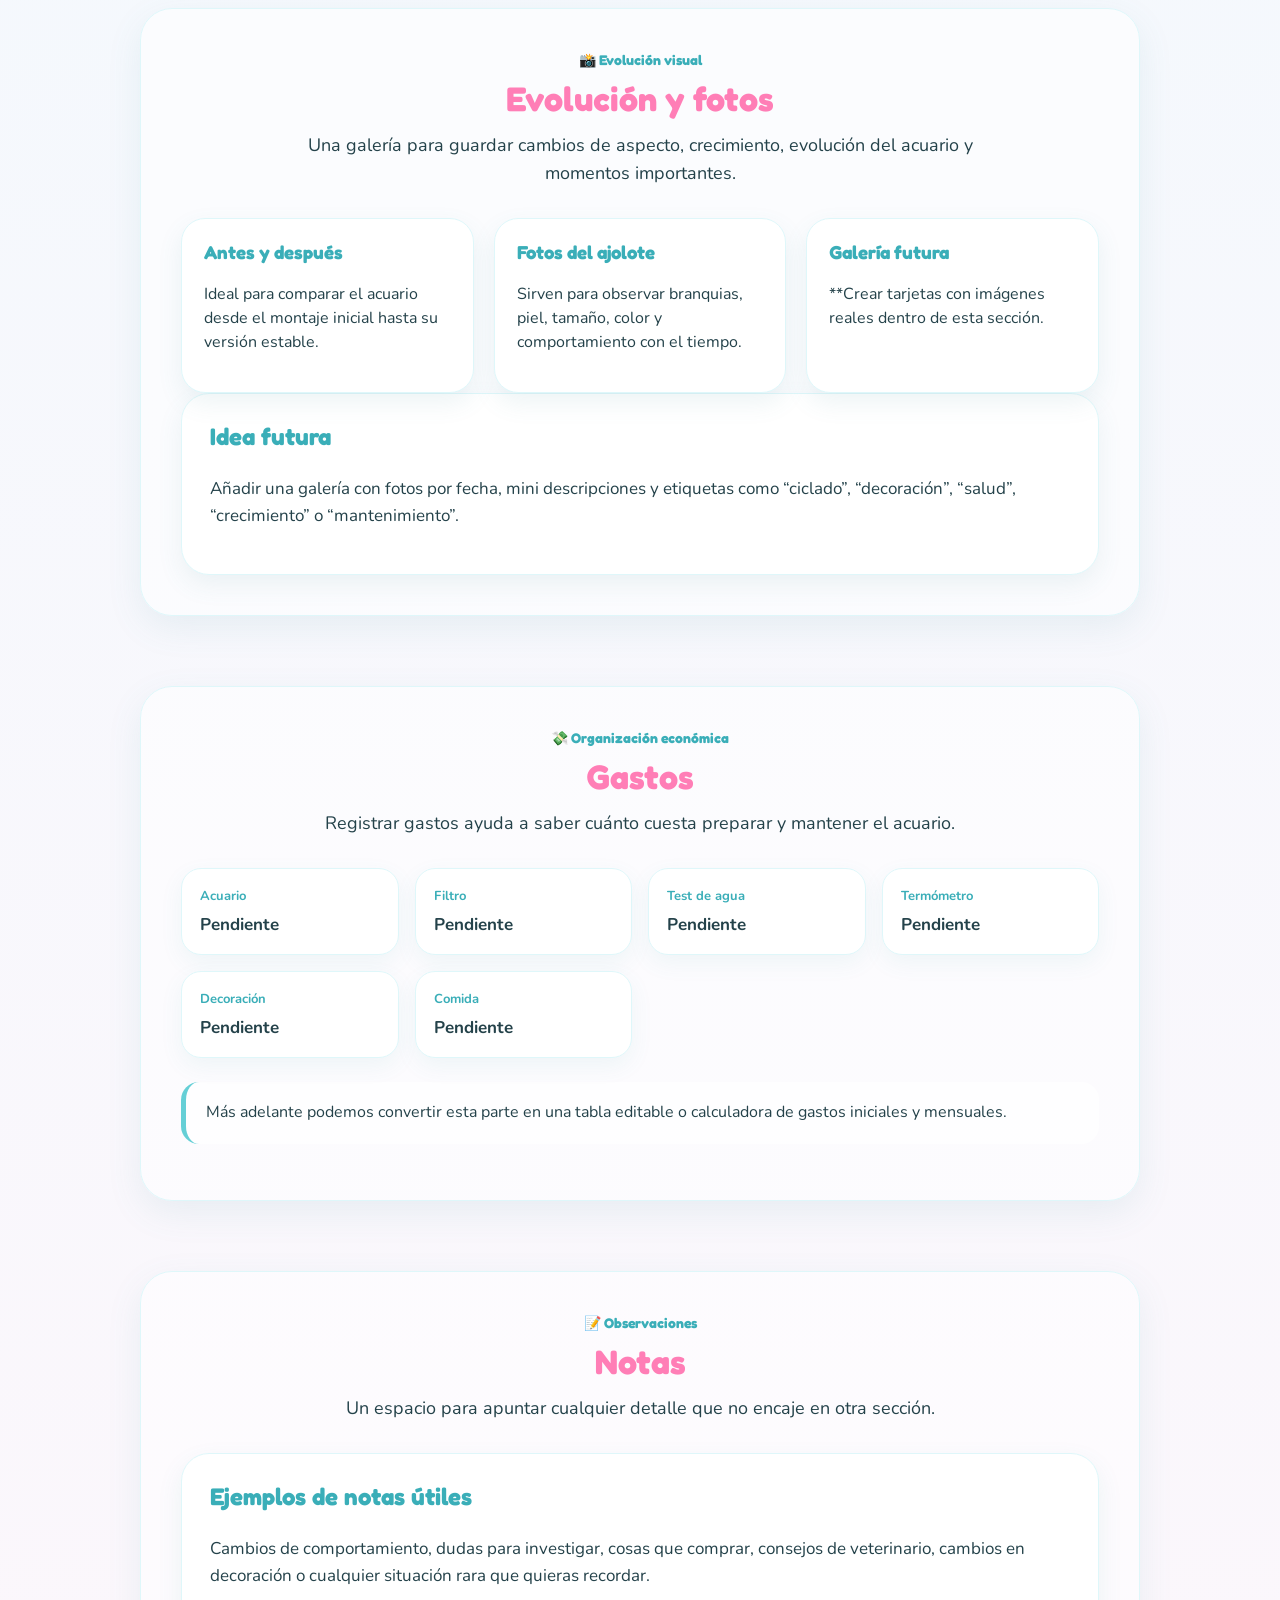
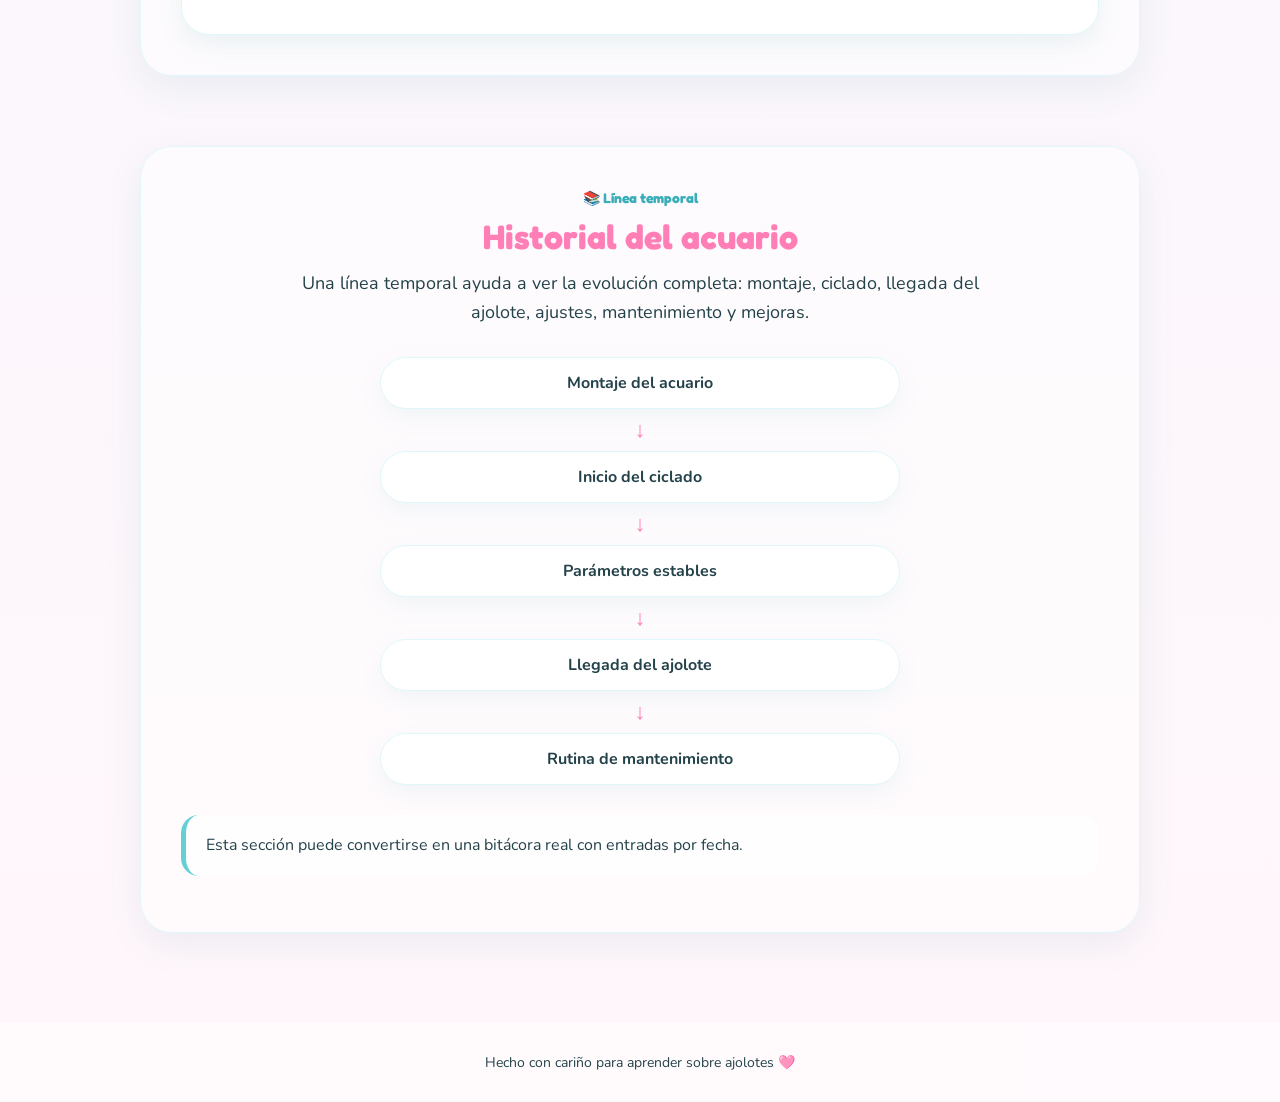
<file: bitacora.html>
<!DOCTYPE html>
<html lang="es">
<head>
  <meta charset="UTF-8" />
  <meta name="viewport" content="width=device-width, initial-scale=1.0" />
  <title>Bitácora | Loving Axolotl</title>
  
  <link rel="preconnect" href="https://fonts.googleapis.com" />
  <link rel="preconnect" href="https://fonts.gstatic.com" crossorigin />
  <link href="https://fonts.googleapis.com/css2?family=Fredoka:wght@500;600;700&family=Nunito:wght@400;500;600;700;800&display=swap" rel="stylesheet" />
  <link rel="stylesheet" href="styles.css" />

</head>

<body>
  <nav class="navbar">
    <a href="index.html" class="logo">
        <img src="assets/images/logo-loving-axolotl.png" alt="Loving Axolotl" />
    </a>

    <button class="menu-toggle" aria-label="Abrir menú">
      ☰
    </button>

    <div class="nav-links">
      <a href="conoce.html">Conoce al ajolote</a>
      <a href="acuario.html">Acuario</a>
      <a href="cuidados.html">Cuidados</a>
      <a href="bitacora.html">Bitácora</a>
      <a href="recursos.html">Recursos</a>
    </div>
  </nav>

  <header class="page-hero">
    <div class="badge">📔 Diario del acuario</div>

    <h1>Bitácora</h1>

    <p class="subtitle">
      Un espacio para registrar parámetros, alimentación, mantenimiento,
      evolución, fotos, gastos y notas importantes del acuario.
    </p>

    <div class="buttons">
      <a href="#app">Futura app</a>
      <a href="#parametros" class="secondary">Registrar parámetros</a>
      <a href="#fotos">Evolución y fotos</a>
    </div>
  </header>

  <main>
    <section class="page-index">
      <a href="#app">Futura app</a>
      <a href="#parametros">Parámetros</a>
      <a href="#alimentacion">Alimentación</a>
      <a href="#mantenimiento">Mantenimiento</a>
      <a href="#fotos">Fotos</a>
      <a href="#gastos">Gastos</a>
      <a href="#notas">Notas</a>
      <a href="#historial">Historial</a>
    </section>

    <section class="content-section" id="app">
      <div class="section-header">
        <span class="section-kicker">🫧 Próximamente</span>
        <h2>Loving Axolotl App</h2>
        <p>
          La futura app estará pensada para guardar la información real de tu ajolote
          y llevar una bitácora digital organizada.
        </p>
      </div>

      <div class="highlight-card">
        <h3>Aprende en la web, registra en la app</h3>
        <p>
          La web Loving Axolotl servirá para aprender sobre ajolotes, cuidados,
          acuario y recursos. La app será la parte práctica: un espacio para guardar
          parámetros, comidas, mantenimiento, gastos, fotos, notas y checklist.
        </p>
      </div>

      <div class="info-grid">
        <article class="info-card">
          <h3>🧪 Parámetros</h3>
          <p>
            Guarda temperatura, pH, amoníaco, nitritos, nitratos y observaciones
            para ver la evolución del acuario.
          </p>
        </article>

        <article class="info-card">
          <h3>🍽️ Alimentación</h3>
          <p>
            Registra qué comió, cuándo comió, cantidad aproximada y cambios de apetito.
          </p>
        </article>

        <article class="info-card">
          <h3>📸 Evolución</h3>
          <p>
            Organiza fotos por fecha para comparar crecimiento, branquias, color
            y cambios del acuario.
          </p>
        </article>

        <article class="info-card">
          <h3>💸 Gastos</h3>
          <p>
            Lleva control de compras iniciales, mantenimiento mensual y posibles emergencias.
          </p>
        </article>
      </div>

      <p class="note">
        Esta función será una fase futura. Primero construiremos bien la web y después
        convertiremos la bitácora en una herramienta más interactiva.
      </p>
    </section>

    <section class="content-section" id="parametros">
      <div class="section-header">
        <span class="section-kicker">🧪 Control del agua</span>
        <h2>Registro de parámetros</h2>
        <p>
          Registrar los parámetros ayuda a ver si el acuario se mantiene estable
          y a detectar cambios antes de que se conviertan en un problema.
        </p>
      </div>

      <div class="fact-grid">
        <div class="fact-item">
          <span>Fecha</span>
          <strong>11/07/2026</strong>
        </div>

        <div class="fact-item">
          <span>Temperatura</span>
          <strong>18 ºC</strong>
        </div>

        <div class="fact-item">
          <span>pH</span>
          <strong>7.4</strong>
        </div>

        <div class="fact-item">
          <span>Amoníaco</span>
          <strong>0</strong>
        </div>

        <div class="fact-item">
          <span>Nitritos</span>
          <strong>0</strong>
        </div>

        <div class="fact-item">
          <span>Nitratos</span>
          <strong>10</strong>
        </div>
      </div>

      <p class="note">
        Esta tarjeta es un ejemplo visual. Más adelante haremos un formulario para guardar
        registros reales desde la propia web.
      </p>
    </section>

    <section class="content-section" id="alimentacion">
      <div class="section-header">
        <span class="section-kicker">🍽️ Comidas</span>
        <h2>Registro de alimentación</h2>
        <p>
          Anotar comidas ayuda a controlar frecuencia, cantidad, apetito y posibles cambios
          en el comportamiento.
        </p>
      </div>

      <div class="info-grid">
        <article class="info-card">
          <h3>Última comida</h3>
          <p>
            Fecha, alimento ofrecido, cantidad aproximada y si lo comió con normalidad.
          </p>
        </article>

        <article class="info-card">
          <h3>Apetito</h3>
          <p>
            Registrar si come con ganas, si rechaza alimento o si tarda más de lo habitual.
          </p>
        </article>

        <article class="info-card">
          <h3>Observaciones</h3>
          <p>
            Cualquier detalle: restos, comportamiento después de comer o cambios recientes.
          </p>
        </article>
      </div>
    </section>

    <section class="content-section" id="mantenimiento">
      <div class="section-header">
        <span class="section-kicker">🧽 Rutina</span>
        <h2>Registro de mantenimiento</h2>
        <p>
          Sirve para apuntar cambios de agua, limpieza, revisión del filtro
          y cualquier ajuste del acuario.
        </p>
      </div>

      <div class="tag-grid">
        <span>Cambio parcial de agua</span>
        <span>Revisión de filtro</span>
        <span>Retirada de restos</span>
        <span>Limpieza de cristales</span>
        <span>Revisión de temperatura</span>
        <span>Test de agua</span>
      </div>
    </section>

    <section class="content-section" id="fotos">
      <div class="section-header">
        <span class="section-kicker">📸 Evolución visual</span>
        <h2>Evolución y fotos</h2>
        <p>
          Una galería para guardar cambios de aspecto, crecimiento, evolución del acuario
          y momentos importantes.
        </p>
      </div>

      <div class="info-grid">
        <article class="info-card">
          <h3>Antes y después</h3>
          <p>
            Ideal para comparar el acuario desde el montaje inicial hasta su versión estable.
          </p>
        </article>

        <article class="info-card">
          <h3>Fotos del ajolote</h3>
          <p>
            Sirven para observar branquias, piel, tamaño, color y comportamiento con el tiempo.
          </p>
        </article>

        <article class="info-card">
          <h3>Galería futura</h3>
          <p>
            **Crear tarjetas con imágenes reales dentro de esta sección.
          </p>
        </article>
      </div>

      <div class="highlight-card">
        <h3>Idea futura</h3>
        <p>
          Añadir una galería con fotos por fecha, mini descripciones
          y etiquetas como “ciclado”, “decoración”, “salud”, “crecimiento” o “mantenimiento”.
        </p>
      </div>
    </section>

    <section class="content-section" id="gastos">
      <div class="section-header">
        <span class="section-kicker">💸 Organización económica</span>
        <h2>Gastos</h2>
        <p>
          Registrar gastos ayuda a saber cuánto cuesta preparar y mantener el acuario.
        </p>
      </div>

      <div class="fact-grid">
        <div class="fact-item">
          <span>Acuario</span>
          <strong>Pendiente</strong>
        </div>

        <div class="fact-item">
          <span>Filtro</span>
          <strong>Pendiente</strong>
        </div>

        <div class="fact-item">
          <span>Test de agua</span>
          <strong>Pendiente</strong>
        </div>

        <div class="fact-item">
          <span>Termómetro</span>
          <strong>Pendiente</strong>
        </div>

        <div class="fact-item">
          <span>Decoración</span>
          <strong>Pendiente</strong>
        </div>

        <div class="fact-item">
          <span>Comida</span>
          <strong>Pendiente</strong>
        </div>
      </div>

      <p class="note">
        Más adelante podemos convertir esta parte en una tabla editable o calculadora
        de gastos iniciales y mensuales.
      </p>
    </section>

    <section class="content-section" id="notas">
      <div class="section-header">
        <span class="section-kicker">📝 Observaciones</span>
        <h2>Notas</h2>
        <p>
          Un espacio para apuntar cualquier detalle que no encaje en otra sección.
        </p>
      </div>

      <div class="highlight-card">
        <h3>Ejemplos de notas útiles</h3>
        <p>
          Cambios de comportamiento, dudas para investigar, cosas que comprar,
          consejos de veterinario, cambios en decoración o cualquier situación rara
          que quieras recordar.
        </p>
      </div>
    </section>

    <section class="content-section" id="historial">
      <div class="section-header">
        <span class="section-kicker">📚 Línea temporal</span>
        <h2>Historial del acuario</h2>
        <p>
          Una línea temporal ayuda a ver la evolución completa: montaje, ciclado,  
          llegada del ajolote, ajustes, mantenimiento y mejoras.
        </p>
      </div>

      <div class="evolution-box">
        <div class="evolution-step">Montaje del acuario</div>
        <div class="evolution-arrow">↓</div>
        <div class="evolution-step">Inicio del ciclado</div>
        <div class="evolution-arrow">↓</div>
        <div class="evolution-step">Parámetros estables</div>
        <div class="evolution-arrow">↓</div>
        <div class="evolution-step">Llegada del ajolote</div>
        <div class="evolution-arrow">↓</div>
        <div class="evolution-step">Rutina de mantenimiento</div>
      </div>

      <p class="note">
        Esta sección puede convertirse en una bitácora real con entradas por fecha.
      </p>
    </section>
  </main>

  <footer>
    Hecho con cariño para aprender sobre ajolotes 🩷
  </footer>

  <button class="back-to-top" aria-label="Volver arriba">
    ↑
  </button>

  <script src="script.js"></script>
</body>
</html>
</file>
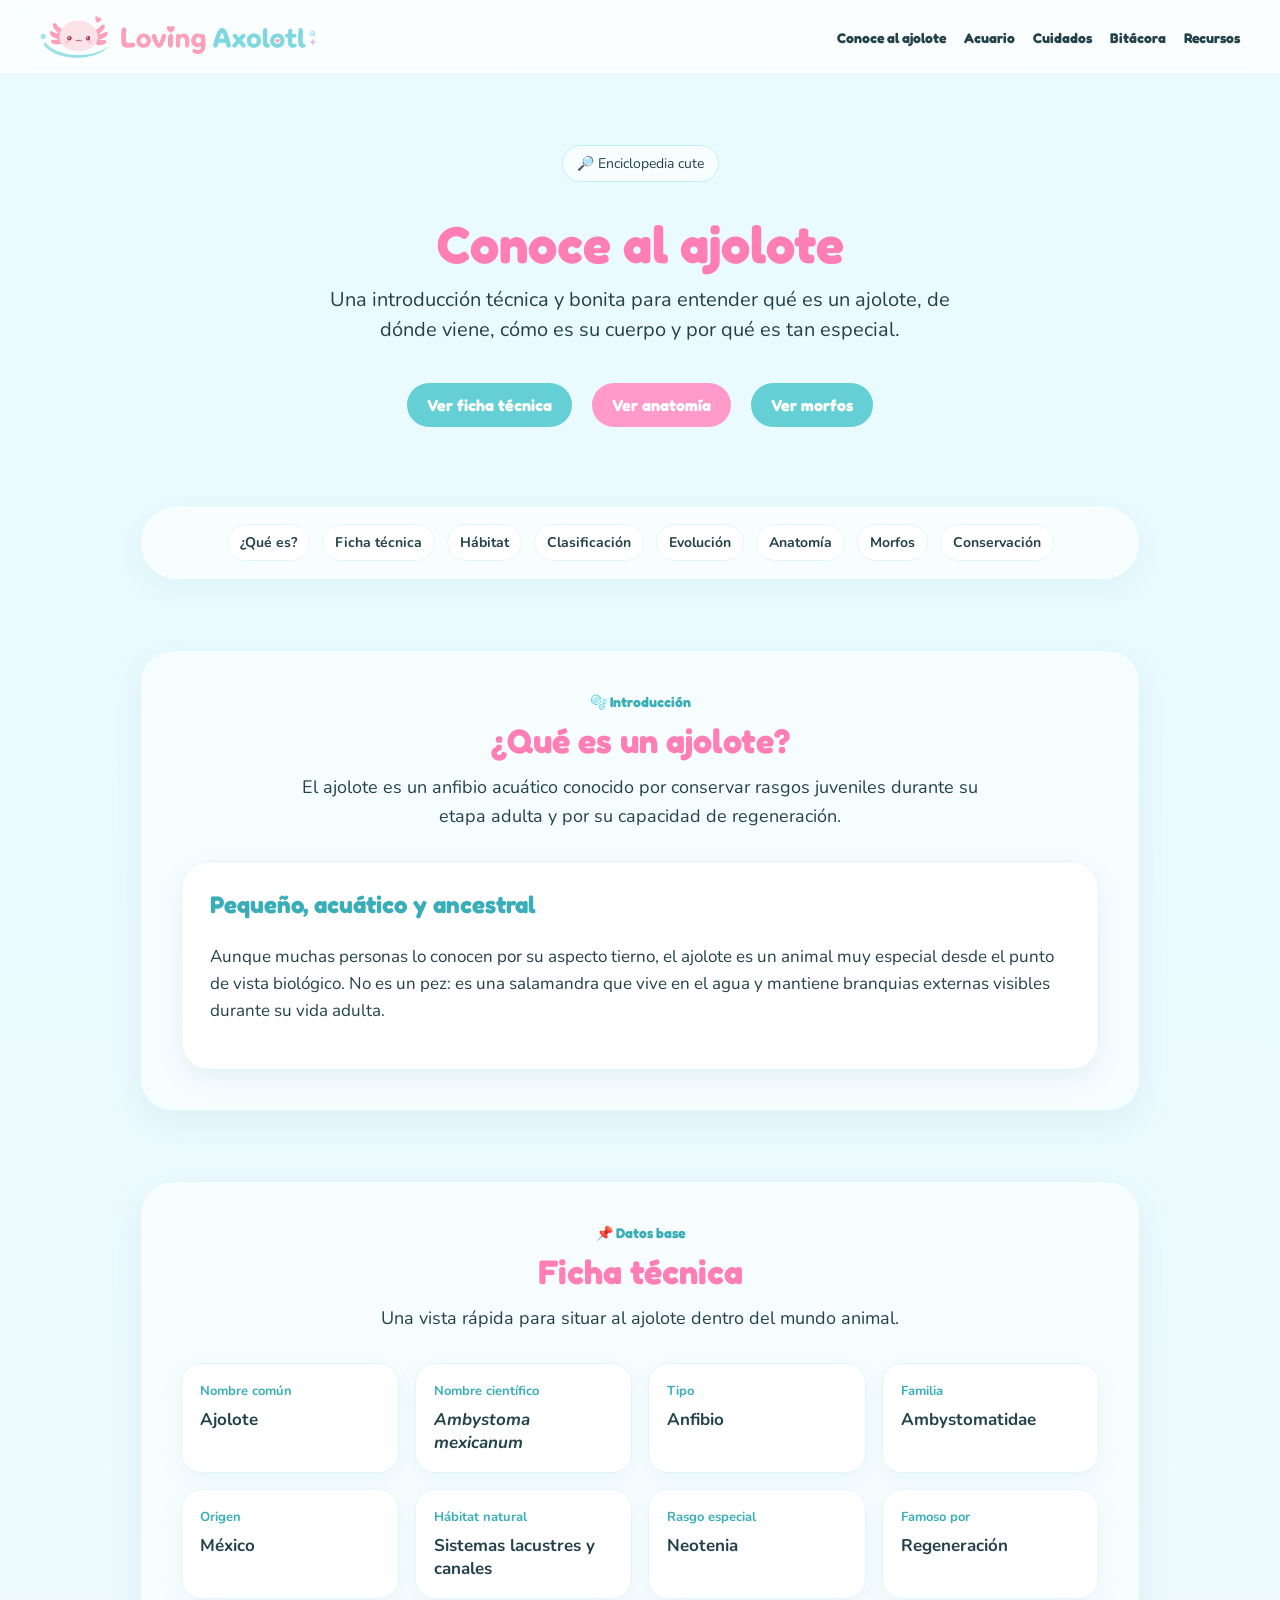
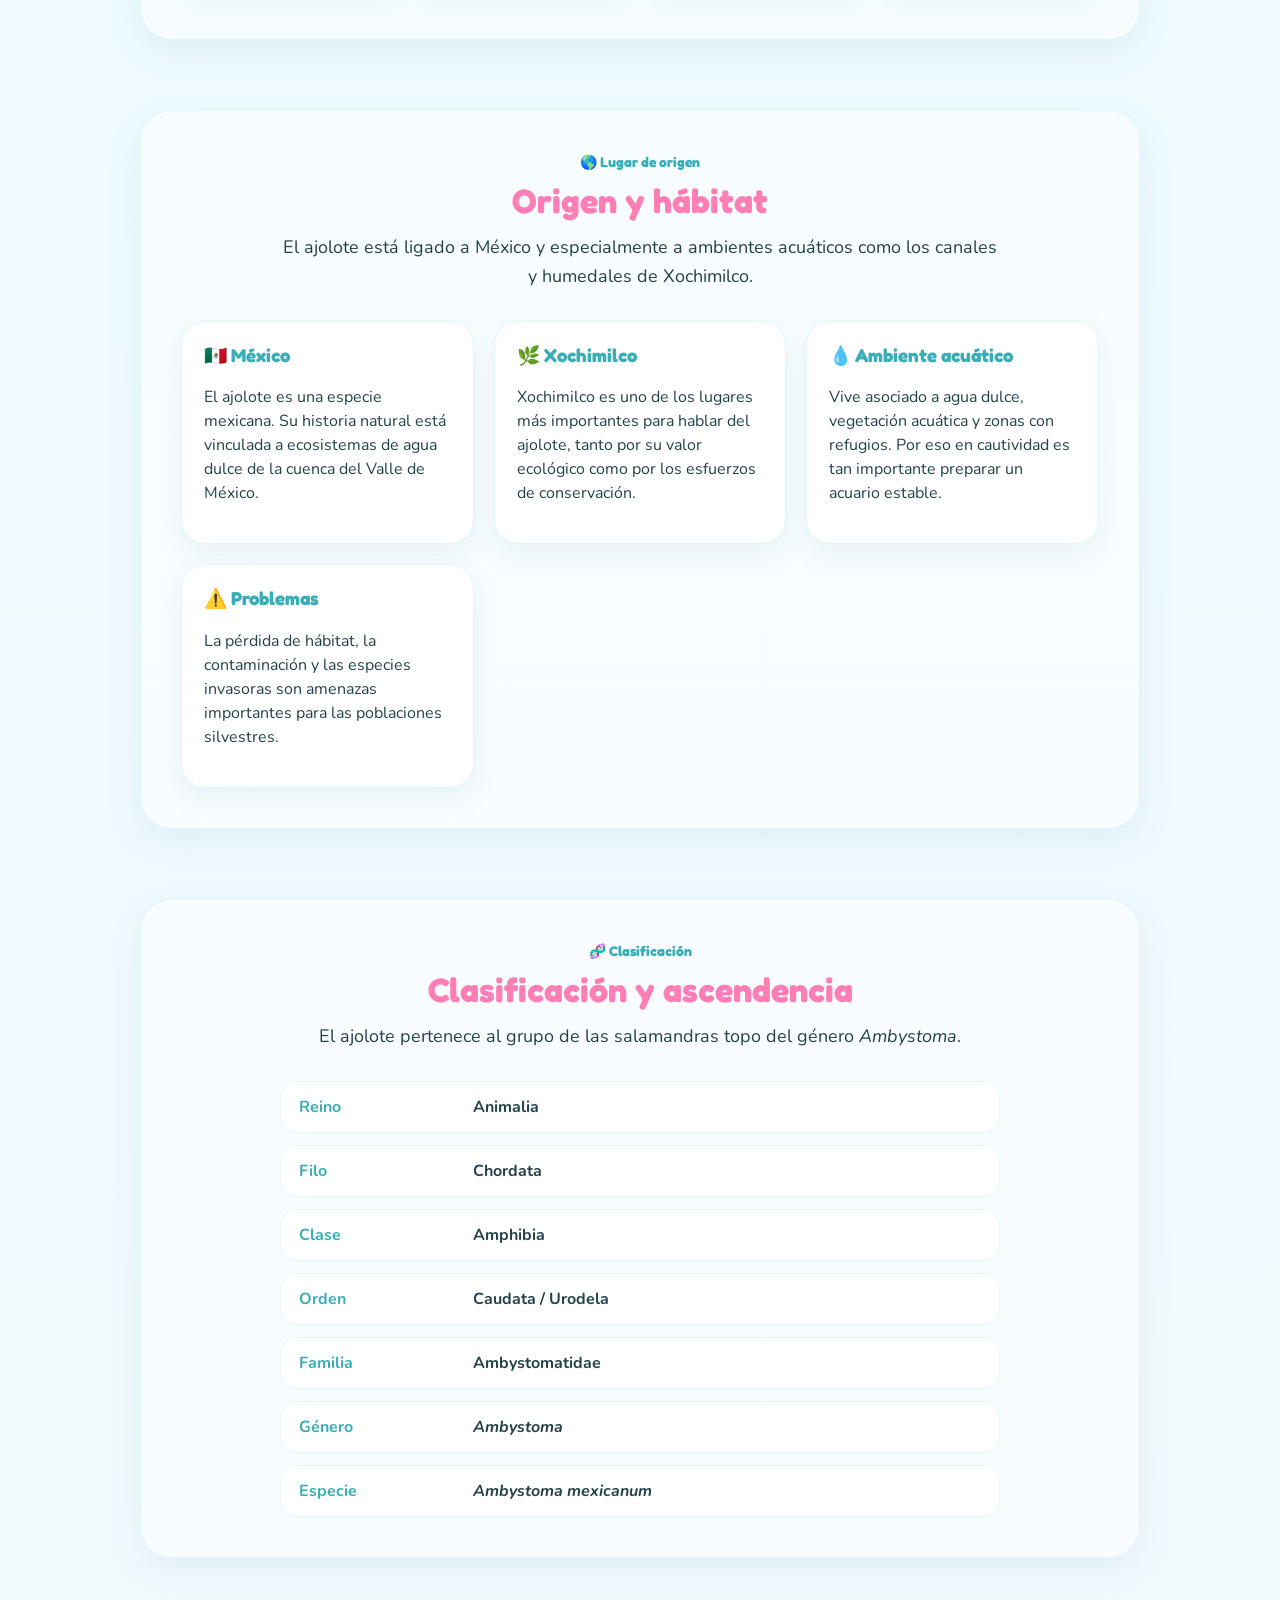
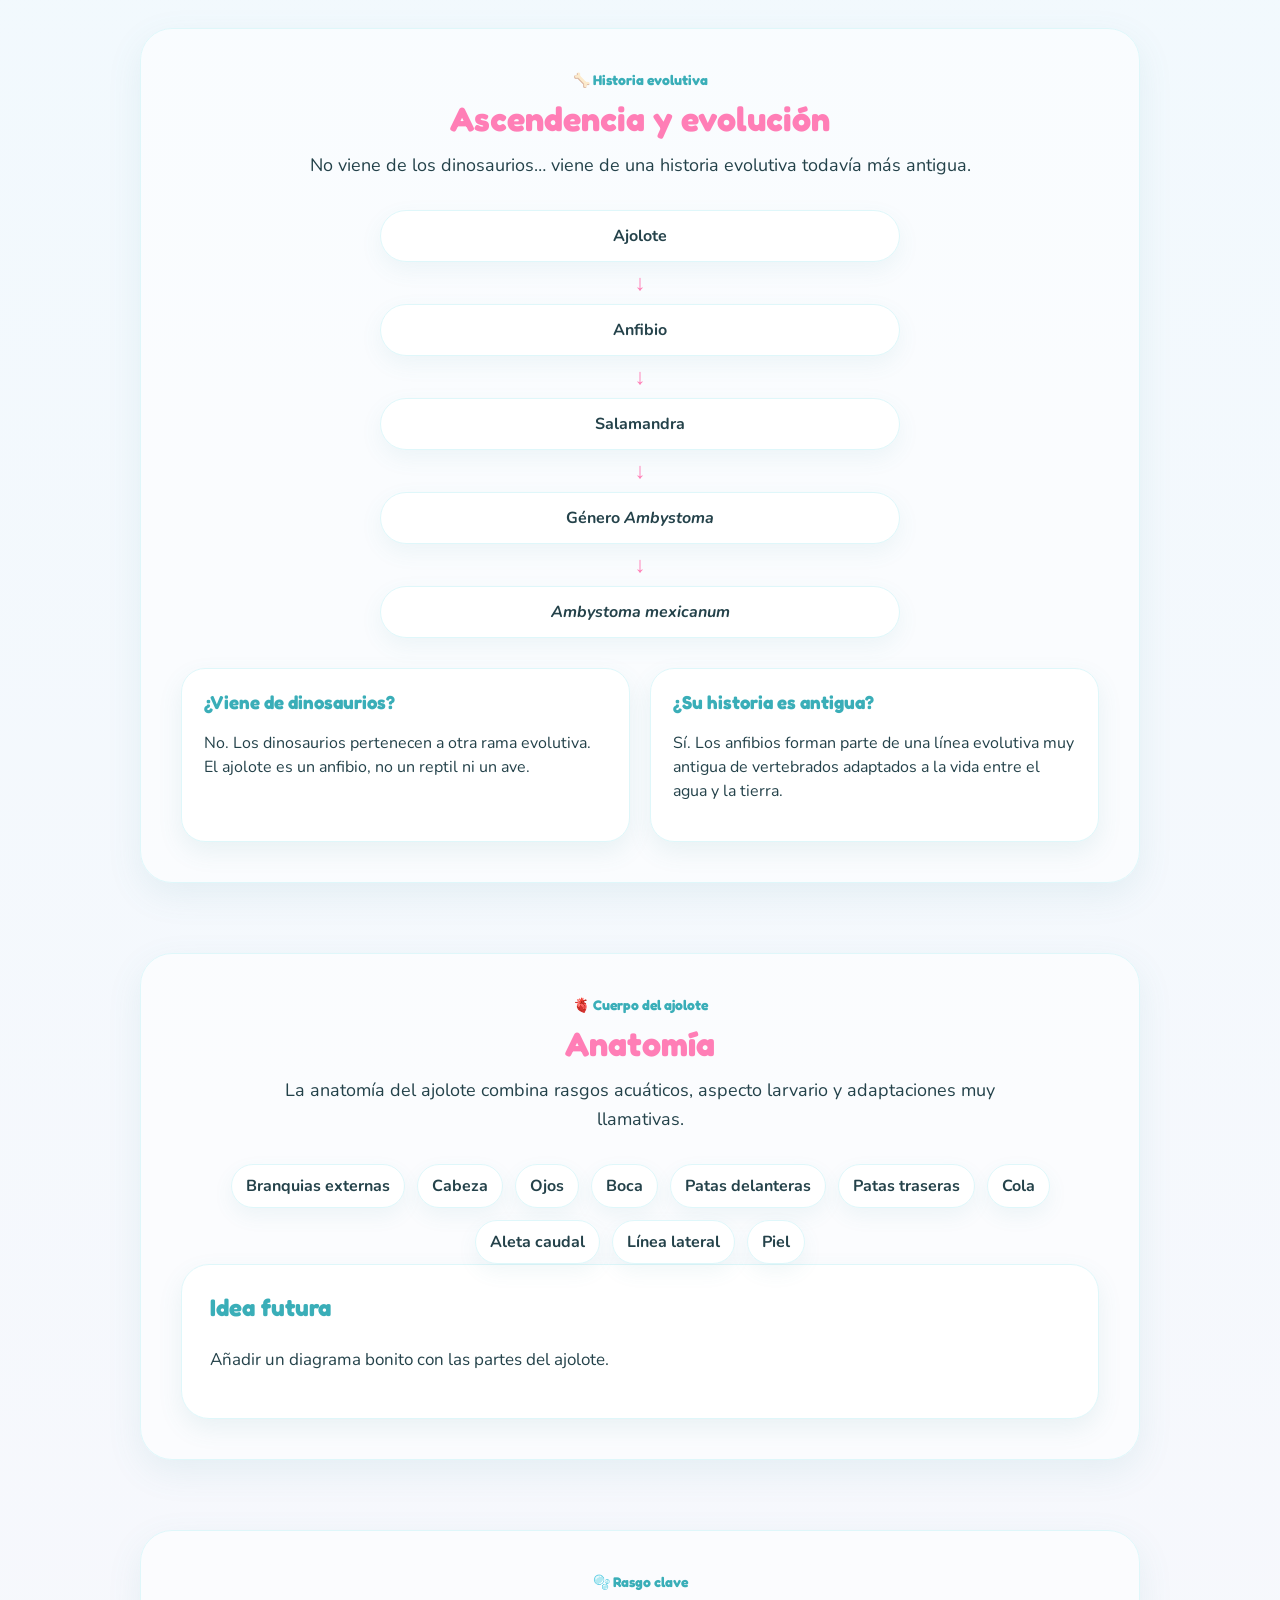
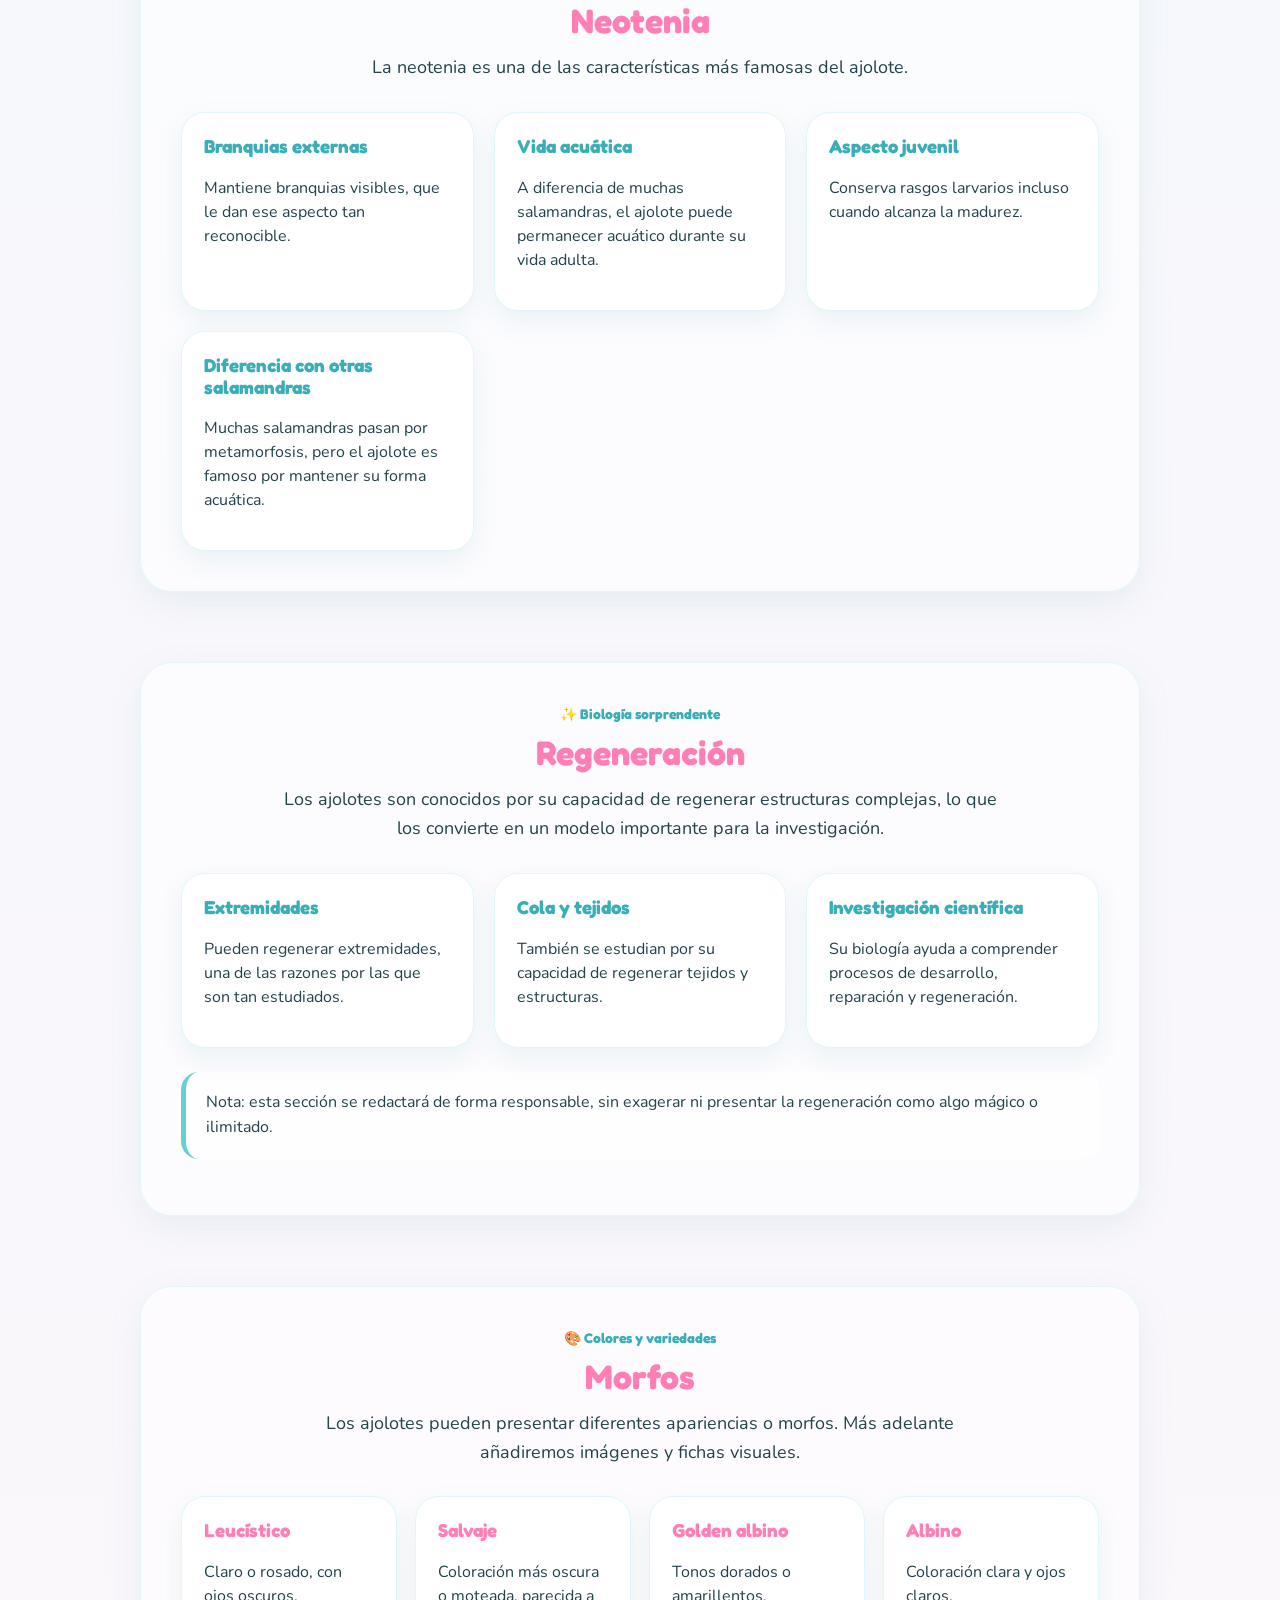
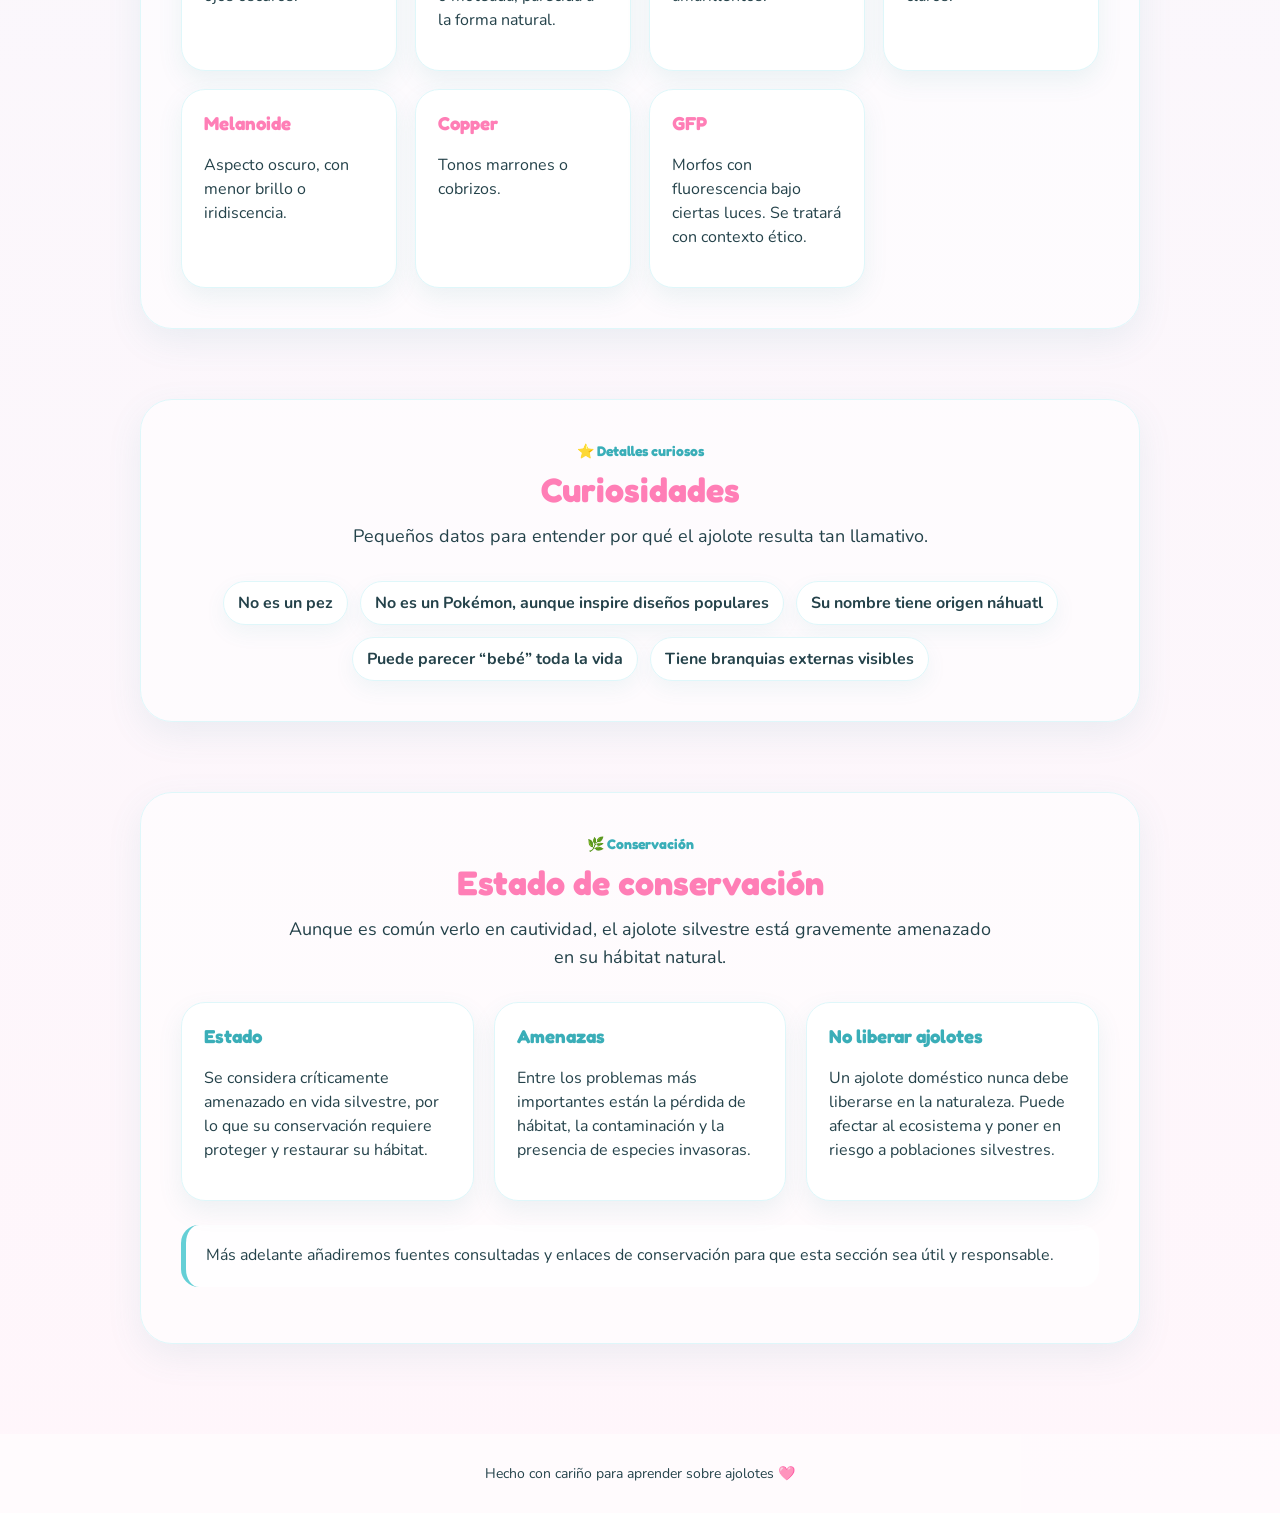
<file: conoce.html>
<!DOCTYPE html>
<html lang="es">
<head>
  <meta charset="UTF-8" />
  <meta name="viewport" content="width=device-width, initial-scale=1.0" />
  <title>Conoce al ajolote | Loving Axolotl</title>

  <link rel="preconnect" href="https://fonts.googleapis.com" />
  <link rel="preconnect" href="https://fonts.gstatic.com" crossorigin />
  <link href="https://fonts.googleapis.com/css2?family=Fredoka:wght@500;600;700&family=Nunito:wght@400;500;600;700;800&display=swap" rel="stylesheet" />
  <link rel="stylesheet" href="styles.css" />

</head>

<body>
  <nav class="navbar">
    <a href="index.html" class="logo">
        <img src="assets/images/logo-loving-axolotl.png" alt="Loving Axolotl" />
    </a>

    <button class="menu-toggle" aria-label="Abrir menú">
      ☰
    </button>

    <div class="nav-links">
      <a href="conoce.html">Conoce al ajolote</a>
      <a href="acuario.html">Acuario</a>
      <a href="cuidados.html">Cuidados</a>
      <a href="bitacora.html">Bitácora</a>
      <a href="recursos.html">Recursos</a>
    </div>
  </nav>

  <header class="page-hero">
    <div class="badge">🔎 Enciclopedia cute</div>

    <h1>Conoce al ajolote</h1>

    <p class="subtitle">
      Una introducción técnica y bonita para entender qué es un ajolote,
      de dónde viene, cómo es su cuerpo y por qué es tan especial.
    </p>

    <div class="buttons">
      <a href="#ficha">Ver ficha técnica</a>
      <a href="#anatomia" class="secondary">Ver anatomía</a>
      <a href="#morfos">Ver morfos</a>
    </div>
  </header>

  <main>
    <section class="page-index">
      <a href="#que-es">¿Qué es?</a>
      <a href="#ficha">Ficha técnica</a>
      <a href="#habitat">Hábitat</a>
      <a href="#clasificacion">Clasificación</a>
      <a href="#evolucion">Evolución</a>
      <a href="#anatomia">Anatomía</a>
      <a href="#morfos">Morfos</a>
      <a href="#conservacion">Conservación</a>
    </section>

    <section class="content-section" id="que-es">
      <div class="section-header">
        <span class="section-kicker">🫧 Introducción</span>
        <h2>¿Qué es un ajolote?</h2>
        <p>
          El ajolote es un anfibio acuático conocido por conservar rasgos juveniles
          durante su etapa adulta y por su capacidad de regeneración.
        </p>
      </div>

      <div class="highlight-card">
        <h3>Pequeño, acuático y ancestral</h3>
        <p>
          Aunque muchas personas lo conocen por su aspecto tierno, el ajolote es un animal
          muy especial desde el punto de vista biológico. No es un pez: es una salamandra
          que vive en el agua y mantiene branquias externas visibles durante su vida adulta.
        </p>
      </div>
    </section>

    <section class="content-section" id="ficha">
      <div class="section-header">
        <span class="section-kicker">📌 Datos base</span>
        <h2>Ficha técnica</h2>
        <p>
          Una vista rápida para situar al ajolote dentro del mundo animal.
        </p>
      </div>

      <div class="fact-grid">
        <div class="fact-item">
          <span>Nombre común</span>
          <strong>Ajolote</strong>
        </div>

        <div class="fact-item">
          <span>Nombre científico</span>
          <strong><em>Ambystoma mexicanum</em></strong>
        </div>

        <div class="fact-item">
          <span>Tipo</span>
          <strong>Anfibio</strong>
        </div>

        <div class="fact-item">
          <span>Familia</span>
          <strong>Ambystomatidae</strong>
        </div>

        <div class="fact-item">
          <span>Origen</span>
          <strong>México</strong>
        </div>

        <div class="fact-item">
          <span>Hábitat natural</span>
          <strong>Sistemas lacustres y canales</strong>
        </div>

        <div class="fact-item">
          <span>Rasgo especial</span>
          <strong>Neotenia</strong>
        </div>

        <div class="fact-item">
          <span>Famoso por</span>
          <strong>Regeneración</strong>
        </div>
      </div>
    </section>

    <section class="content-section" id="habitat">
      <div class="section-header">
        <span class="section-kicker">🌎 Lugar de origen</span>
        <h2>Origen y hábitat</h2>
        <p>
          El ajolote está ligado a México y especialmente a ambientes acuáticos
          como los canales y humedales de Xochimilco.
        </p>
      </div>

      <div class="info-grid">
        <article class="info-card">
          <h3>🇲🇽 México</h3>
          <p>
            El ajolote es una especie mexicana. Su historia natural está vinculada
            a ecosistemas de agua dulce de la cuenca del Valle de México.
          </p>
        </article>

        <article class="info-card">
          <h3>🌿 Xochimilco</h3>
          <p>
            Xochimilco es uno de los lugares más importantes para hablar del ajolote,
            tanto por su valor ecológico como por los esfuerzos de conservación.
          </p>
        </article>

        <article class="info-card">
          <h3>💧 Ambiente acuático</h3>
          <p>
            Vive asociado a agua dulce, vegetación acuática y zonas con refugios.
            Por eso en cautividad es tan importante preparar un acuario estable.
          </p>
        </article>

        <article class="info-card">
          <h3>⚠️ Problemas</h3>
          <p>
            La pérdida de hábitat, la contaminación y las especies invasoras son
            amenazas importantes para las poblaciones silvestres.
          </p>
        </article>
      </div>
    </section>

    <section class="content-section" id="clasificacion">
      <div class="section-header">
        <span class="section-kicker">🧬 Clasificación</span>
        <h2>Clasificación y ascendencia</h2>
        <p>
          El ajolote pertenece al grupo de las salamandras topo del género
          <em>Ambystoma</em>.
        </p>
      </div>

      <div class="taxonomy-card">
        <div>
          <span>Reino</span>
          <strong>Animalia</strong>
        </div>

        <div>
          <span>Filo</span>
          <strong>Chordata</strong>
        </div>

        <div>
          <span>Clase</span>
          <strong>Amphibia</strong>
        </div>

        <div>
          <span>Orden</span>
          <strong>Caudata / Urodela</strong>
        </div>

        <div>
          <span>Familia</span>
          <strong>Ambystomatidae</strong>
        </div>

        <div>
          <span>Género</span>
          <strong><em>Ambystoma</em></strong>
        </div>

        <div>
          <span>Especie</span>
          <strong><em>Ambystoma mexicanum</em></strong>
        </div>
      </div>
    </section>

    <section class="content-section" id="evolucion">
      <div class="section-header">
        <span class="section-kicker">🦴 Historia evolutiva</span>
        <h2>Ascendencia y evolución</h2>
        <p>
          No viene de los dinosaurios… viene de una historia evolutiva todavía más antigua.
        </p>
      </div>

      <div class="evolution-box">
        <div class="evolution-step">Ajolote</div>
        <div class="evolution-arrow">↓</div>
        <div class="evolution-step">Anfibio</div>
        <div class="evolution-arrow">↓</div>
        <div class="evolution-step">Salamandra</div>
        <div class="evolution-arrow">↓</div>
        <div class="evolution-step">Género <em>Ambystoma</em></div>
        <div class="evolution-arrow">↓</div>
        <div class="evolution-step"><em>Ambystoma mexicanum</em></div>
      </div>

      <div class="info-grid">
        <article class="info-card">
          <h3>¿Viene de dinosaurios?</h3>
          <p>
            No. Los dinosaurios pertenecen a otra rama evolutiva. El ajolote es un anfibio,
            no un reptil ni un ave.
          </p>
        </article>

        <article class="info-card">
          <h3>¿Su historia es antigua?</h3>
          <p>
            Sí. Los anfibios forman parte de una línea evolutiva muy antigua de vertebrados
            adaptados a la vida entre el agua y la tierra.
          </p>
        </article>
      </div>
    </section>

    <section class="content-section" id="anatomia">
      <div class="section-header">
        <span class="section-kicker">🫀 Cuerpo del ajolote</span>
        <h2>Anatomía</h2>
        <p>
          La anatomía del ajolote combina rasgos acuáticos, aspecto larvario y adaptaciones
          muy llamativas.
        </p>
      </div>

      <div class="tag-grid">
        <span>Branquias externas</span>
        <span>Cabeza</span>
        <span>Ojos</span>
        <span>Boca</span>
        <span>Patas delanteras</span>
        <span>Patas traseras</span>
        <span>Cola</span>
        <span>Aleta caudal</span>
        <span>Línea lateral</span>
        <span>Piel</span>
      </div>

      <div class="highlight-card">
        <h3>Idea futura</h3>
        <p>
          Añadir un diagrama bonito con las partes del ajolote.
        </p>
      </div>
    </section>

    <section class="content-section" id="neotenia">
      <div class="section-header">
        <span class="section-kicker">🫧 Rasgo clave</span>
        <h2>Neotenia</h2>
        <p>
          La neotenia es una de las características más famosas del ajolote.
        </p>
      </div>

      <div class="info-grid">
        <article class="info-card">
          <h3>Branquias externas</h3>
          <p>
            Mantiene branquias visibles, que le dan ese aspecto tan reconocible.
          </p>
        </article>

        <article class="info-card">
          <h3>Vida acuática</h3>
          <p>
            A diferencia de muchas salamandras, el ajolote puede permanecer acuático
            durante su vida adulta.
          </p>
        </article>

        <article class="info-card">
          <h3>Aspecto juvenil</h3>
          <p>
            Conserva rasgos larvarios incluso cuando alcanza la madurez.
          </p>
        </article>

        <article class="info-card">
          <h3>Diferencia con otras salamandras</h3>
          <p>
            Muchas salamandras pasan por metamorfosis, pero el ajolote es famoso
            por mantener su forma acuática.
          </p>
        </article>
      </div>
    </section>

    <section class="content-section" id="regeneracion">
      <div class="section-header">
        <span class="section-kicker">✨ Biología sorprendente</span>
        <h2>Regeneración</h2>
        <p>
          Los ajolotes son conocidos por su capacidad de regenerar estructuras complejas,
          lo que los convierte en un modelo importante para la investigación.
        </p>
      </div>

      <div class="info-grid">
        <article class="info-card">
          <h3>Extremidades</h3>
          <p>
            Pueden regenerar extremidades, una de las razones por las que son tan estudiados.
          </p>
        </article>

        <article class="info-card">
          <h3>Cola y tejidos</h3>
          <p>
            También se estudian por su capacidad de regenerar tejidos y estructuras.
          </p>
        </article>

        <article class="info-card">
          <h3>Investigación científica</h3>
          <p>
            Su biología ayuda a comprender procesos de desarrollo, reparación y regeneración.
          </p>
        </article>
      </div>

      <p class="note">
        Nota: esta sección se redactará de forma responsable, sin exagerar ni presentar
        la regeneración como algo mágico o ilimitado.
      </p>
    </section>

    <section class="content-section" id="morfos">
      <div class="section-header">
        <span class="section-kicker">🎨 Colores y variedades</span>
        <h2>Morfos</h2>
        <p>
          Los ajolotes pueden presentar diferentes apariencias o morfos. Más adelante
          añadiremos imágenes y fichas visuales.
        </p>
      </div>

      <div class="morph-grid">
        <article class="morph-card">
          <h3>Leucístico</h3>
          <p>Claro o rosado, con ojos oscuros.</p>
        </article>

        <article class="morph-card">
          <h3>Salvaje</h3>
          <p>Coloración más oscura o moteada, parecida a la forma natural.</p>
        </article>

        <article class="morph-card">
          <h3>Golden albino</h3>
          <p>Tonos dorados o amarillentos.</p>
        </article>

        <article class="morph-card">
          <h3>Albino</h3>
          <p>Coloración clara y ojos claros.</p>
        </article>

        <article class="morph-card">
          <h3>Melanoide</h3>
          <p>Aspecto oscuro, con menor brillo o iridiscencia.</p>
        </article>

        <article class="morph-card">
          <h3>Copper</h3>
          <p>Tonos marrones o cobrizos.</p>
        </article>

        <article class="morph-card">
          <h3>GFP</h3>
          <p>Morfos con fluorescencia bajo ciertas luces. Se tratará con contexto ético.</p>
        </article>
      </div>
    </section>

    <section class="content-section" id="curiosidades">
      <div class="section-header">
        <span class="section-kicker">⭐ Detalles curiosos</span>
        <h2>Curiosidades</h2>
        <p>
          Pequeños datos para entender por qué el ajolote resulta tan llamativo.
        </p>
      </div>

      <div class="tag-grid">
        <span>No es un pez</span>
        <span>No es un Pokémon, aunque inspire diseños populares</span>
        <span>Su nombre tiene origen náhuatl</span>
        <span>Puede parecer “bebé” toda la vida</span>
        <span>Tiene branquias externas visibles</span>
      </div>
    </section>

    <section class="content-section" id="conservacion">
      <div class="section-header">
        <span class="section-kicker">🌿 Conservación</span>
        <h2>Estado de conservación</h2>
        <p>
          Aunque es común verlo en cautividad, el ajolote silvestre está gravemente
          amenazado en su hábitat natural.
        </p>
      </div>

      <div class="info-grid">
        <article class="info-card">
          <h3>Estado</h3>
          <p>
            Se considera críticamente amenazado en vida silvestre, por lo que su conservación
            requiere proteger y restaurar su hábitat.
          </p>
        </article>

        <article class="info-card">
          <h3>Amenazas</h3>
          <p>
            Entre los problemas más importantes están la pérdida de hábitat, la contaminación
            y la presencia de especies invasoras.
          </p>
        </article>

        <article class="info-card">
          <h3>No liberar ajolotes</h3>
          <p>
            Un ajolote doméstico nunca debe liberarse en la naturaleza. Puede afectar al ecosistema
            y poner en riesgo a poblaciones silvestres.
          </p>
        </article>
      </div>

      <p class="note">
        Más adelante añadiremos fuentes consultadas y enlaces de conservación para que esta sección
        sea útil y responsable.
      </p>
    </section>
  </main>

  <footer>
    Hecho con cariño para aprender sobre ajolotes 🩷
  </footer>

  <button class="back-to-top" aria-label="Volver arriba">
    ↑
  </button>

  <script src="script.js"></script>
</body>
</html>
</file>
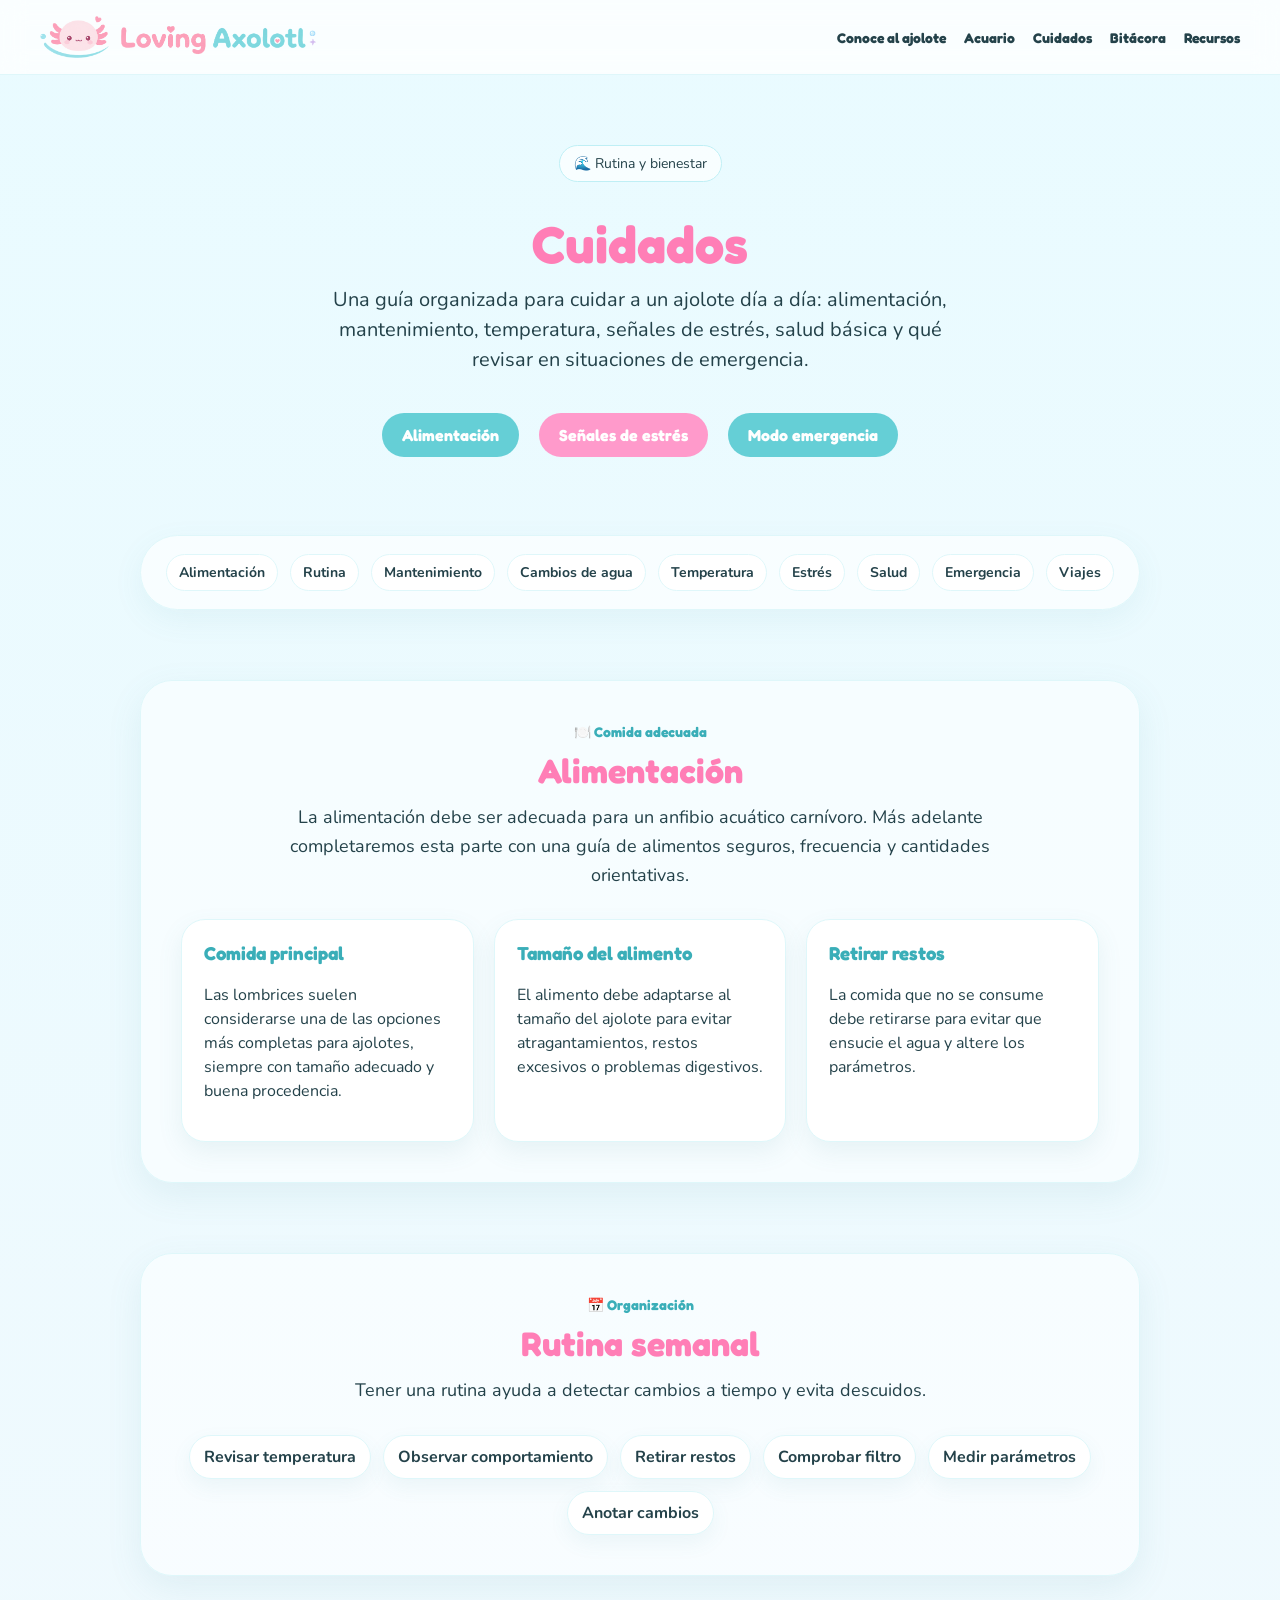
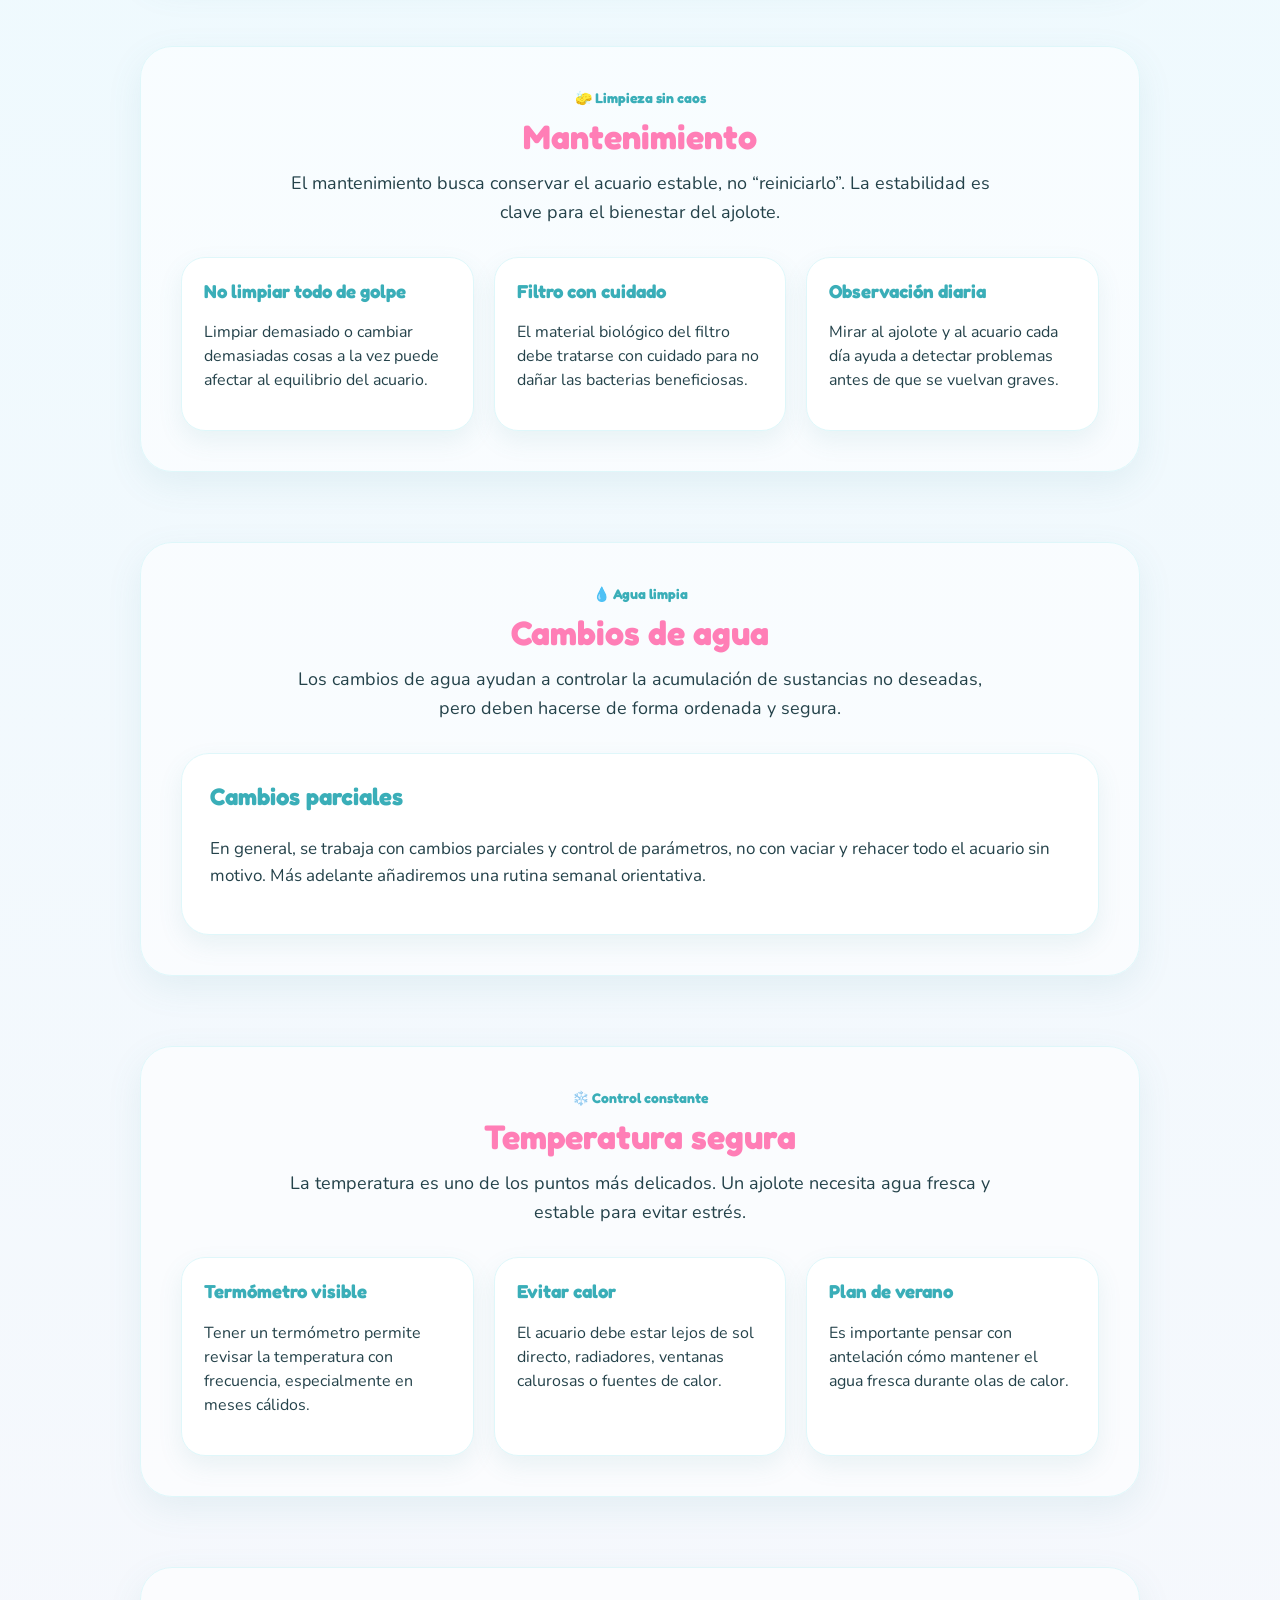
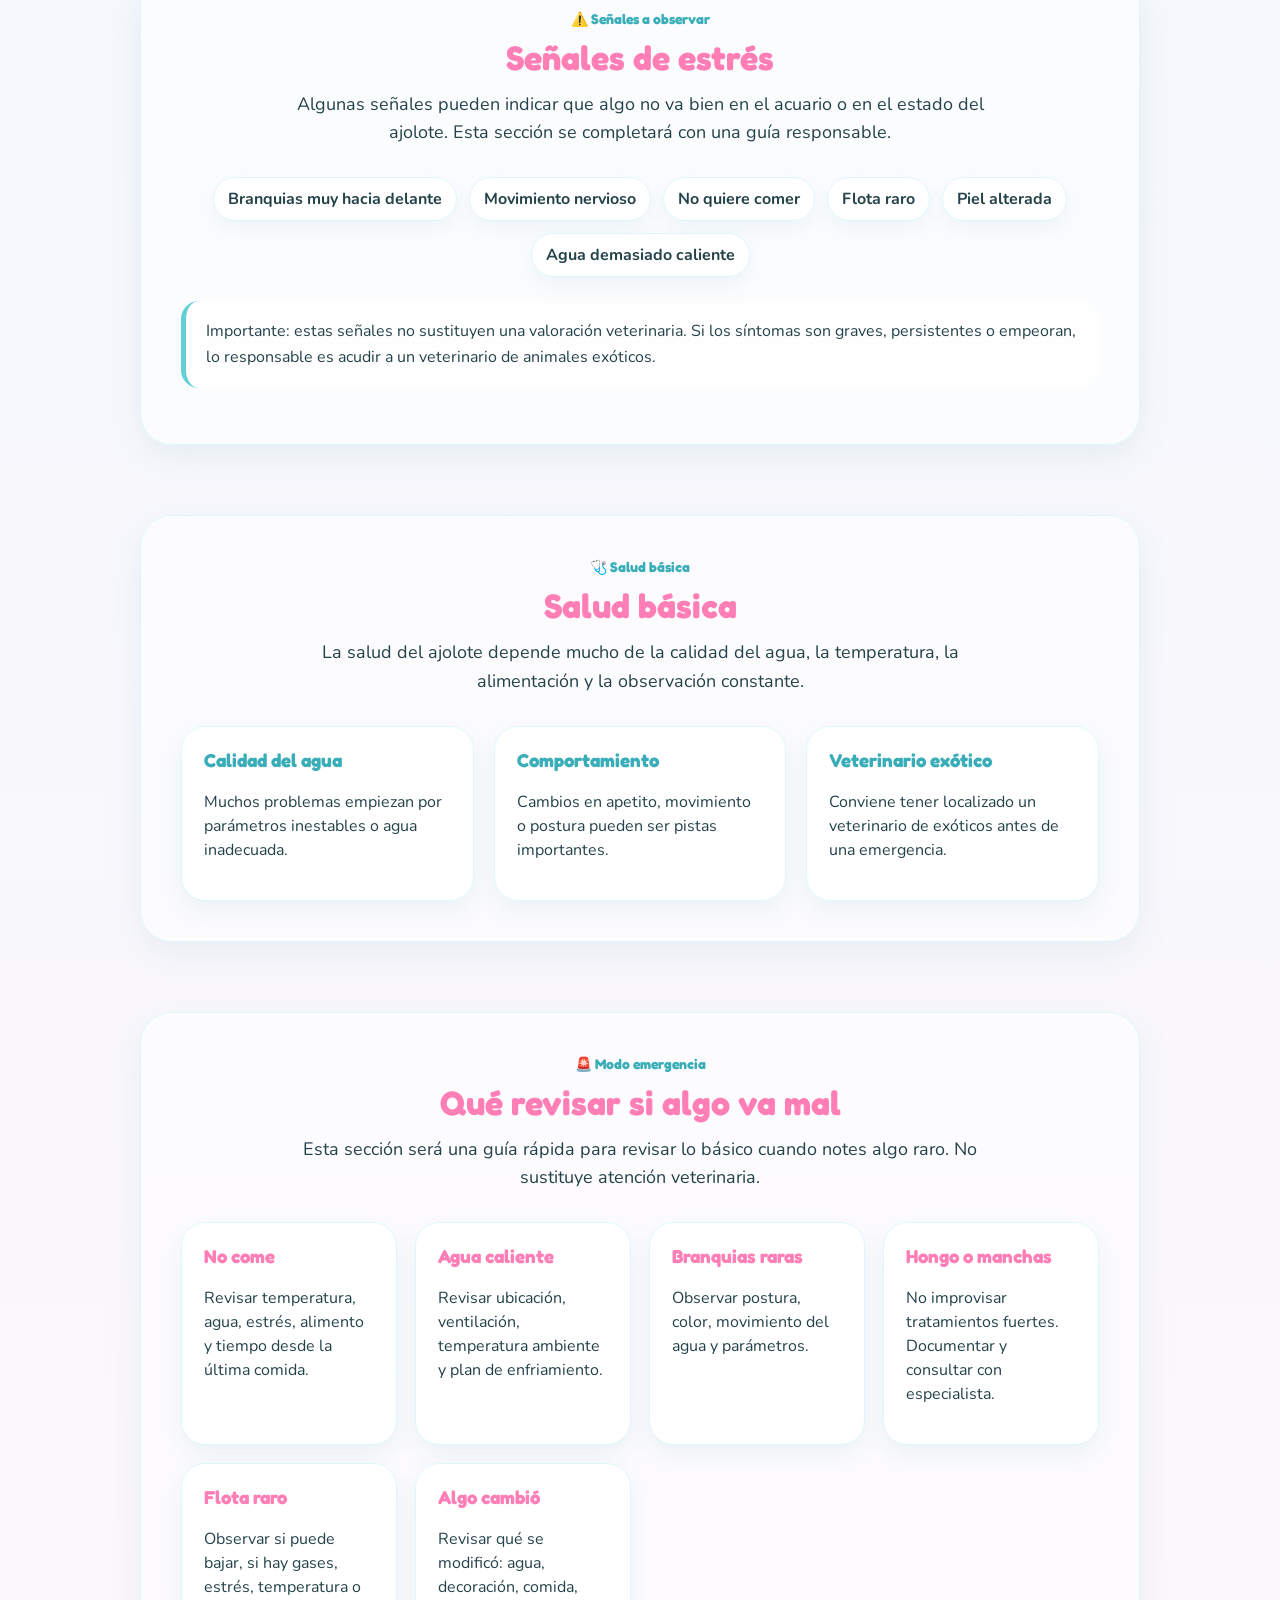
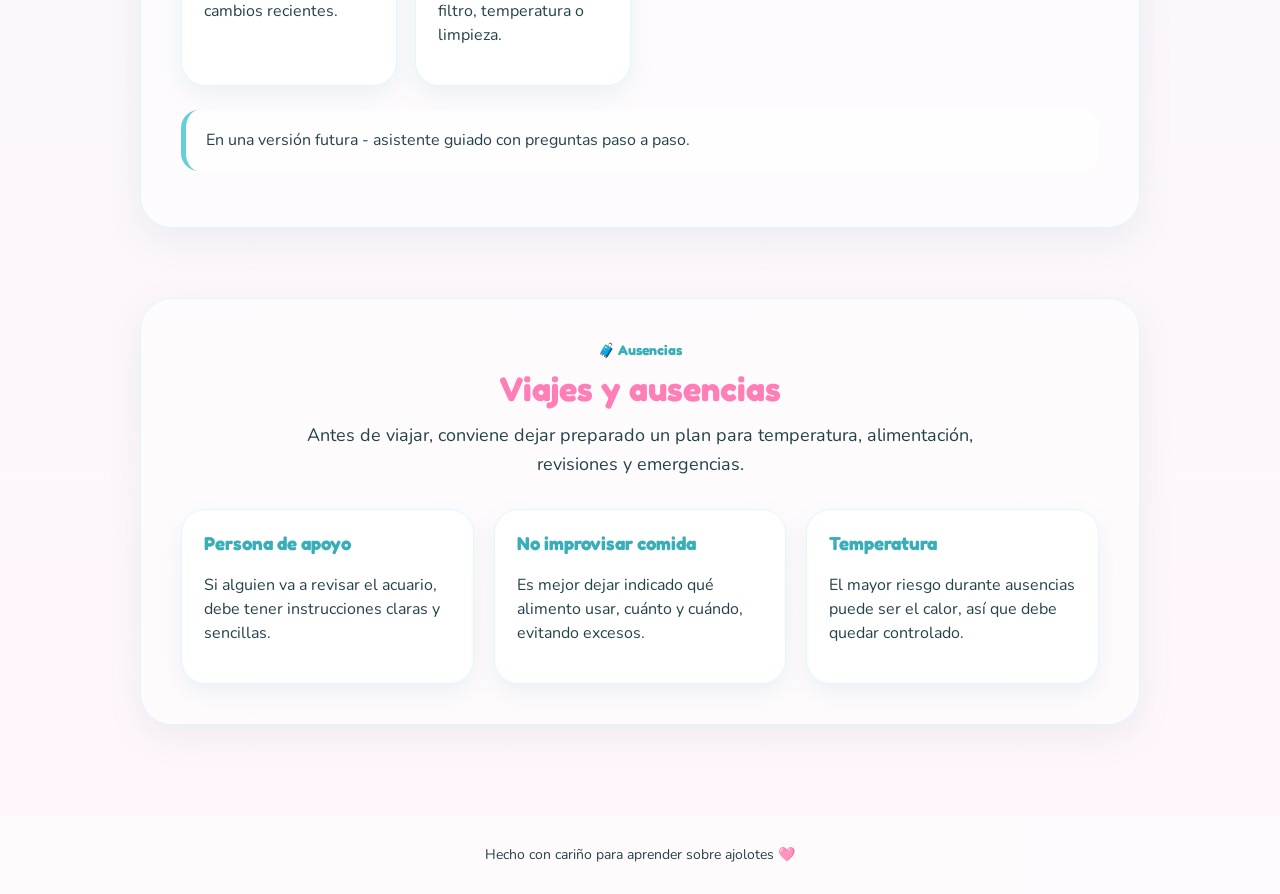
<file: cuidados.html>
<!DOCTYPE html>
<html lang="es">
<head>
  <meta charset="UTF-8" />
  <meta name="viewport" content="width=device-width, initial-scale=1.0" />
  <title>Cuidados | Loving Axolotl</title>
  
  <link rel="preconnect" href="https://fonts.googleapis.com" />
  <link rel="preconnect" href="https://fonts.gstatic.com" crossorigin />
  <link href="https://fonts.googleapis.com/css2?family=Fredoka:wght@500;600;700&family=Nunito:wght@400;500;600;700;800&display=swap" rel="stylesheet" />
  <link rel="stylesheet" href="styles.css" />

</head>

<body>
  <nav class="navbar">
    <a href="index.html" class="logo">
        <img src="assets/images/logo-loving-axolotl.png" alt="Loving Axolotl" />
    </a>

    <button class="menu-toggle" aria-label="Abrir menú">
      ☰
    </button>

    <div class="nav-links">
      <a href="conoce.html">Conoce al ajolote</a>
      <a href="acuario.html">Acuario</a>
      <a href="cuidados.html">Cuidados</a>
      <a href="bitacora.html">Bitácora</a>
      <a href="recursos.html">Recursos</a>
    </div>
  </nav>

  <header class="page-hero">
    <div class="badge">🌊 Rutina y bienestar</div>

    <h1>Cuidados</h1>

    <p class="subtitle">
      Una guía organizada para cuidar a un ajolote día a día:
      alimentación, mantenimiento, temperatura, señales de estrés,
      salud básica y qué revisar en situaciones de emergencia.
    </p>

    <div class="buttons">
      <a href="#alimentacion">Alimentación</a>
      <a href="#estres" class="secondary">Señales de estrés</a>
      <a href="#emergencia">Modo emergencia</a>
    </div>
  </header>

  <main>
    <section class="page-index">
      <a href="#alimentacion">Alimentación</a>
      <a href="#rutina">Rutina</a>
      <a href="#mantenimiento">Mantenimiento</a>
      <a href="#agua">Cambios de agua</a>
      <a href="#temperatura">Temperatura</a>
      <a href="#estres">Estrés</a>
      <a href="#salud">Salud</a>
      <a href="#emergencia">Emergencia</a>
      <a href="#viajes">Viajes</a>
    </section>

    <section class="content-section" id="alimentacion">
      <div class="section-header">
        <span class="section-kicker">🍽️ Comida adecuada</span>
        <h2>Alimentación</h2>
        <p>
          La alimentación debe ser adecuada para un anfibio acuático carnívoro.
          Más adelante completaremos esta parte con una guía de alimentos seguros,
          frecuencia y cantidades orientativas.
        </p>
      </div>

      <div class="info-grid">
        <article class="info-card">
          <h3>Comida principal</h3>
          <p>
            Las lombrices suelen considerarse una de las opciones más completas
            para ajolotes, siempre con tamaño adecuado y buena procedencia.
          </p>
        </article>

        <article class="info-card">
          <h3>Tamaño del alimento</h3>
          <p>
            El alimento debe adaptarse al tamaño del ajolote para evitar atragantamientos,
            restos excesivos o problemas digestivos.
          </p>
        </article>

        <article class="info-card">
          <h3>Retirar restos</h3>
          <p>
            La comida que no se consume debe retirarse para evitar que ensucie el agua
            y altere los parámetros.
          </p>
        </article>
      </div>
    </section>

    <section class="content-section" id="rutina">
      <div class="section-header">
        <span class="section-kicker">📅 Organización</span>
        <h2>Rutina semanal</h2>
        <p>
          Tener una rutina ayuda a detectar cambios a tiempo y evita descuidos.
        </p>
      </div>

      <div class="tag-grid">
        <span>Revisar temperatura</span>
        <span>Observar comportamiento</span>
        <span>Retirar restos</span>
        <span>Comprobar filtro</span>
        <span>Medir parámetros</span>
        <span>Anotar cambios</span>
      </div>
    </section>

    <section class="content-section" id="mantenimiento">
      <div class="section-header">
        <span class="section-kicker">🧽 Limpieza sin caos</span>
        <h2>Mantenimiento</h2>
        <p>
          El mantenimiento busca conservar el acuario estable, no “reiniciarlo”.
          La estabilidad es clave para el bienestar del ajolote.
        </p>
      </div>

      <div class="info-grid">
        <article class="info-card">
          <h3>No limpiar todo de golpe</h3>
          <p>
            Limpiar demasiado o cambiar demasiadas cosas a la vez puede afectar
            al equilibrio del acuario.
          </p>
        </article>

        <article class="info-card">
          <h3>Filtro con cuidado</h3>
          <p>
            El material biológico del filtro debe tratarse con cuidado para no dañar
            las bacterias beneficiosas.
          </p>
        </article>

        <article class="info-card">
          <h3>Observación diaria</h3>
          <p>
            Mirar al ajolote y al acuario cada día ayuda a detectar problemas antes
            de que se vuelvan graves.
          </p>
        </article>
      </div>
    </section>

    <section class="content-section" id="agua">
      <div class="section-header">
        <span class="section-kicker">💧 Agua limpia</span>
        <h2>Cambios de agua</h2>
        <p>
          Los cambios de agua ayudan a controlar la acumulación de sustancias no deseadas,
          pero deben hacerse de forma ordenada y segura.
        </p>
      </div>

      <div class="highlight-card">
        <h3>Cambios parciales</h3>
        <p>
          En general, se trabaja con cambios parciales y control de parámetros,
          no con vaciar y rehacer todo el acuario sin motivo.
          Más adelante añadiremos una rutina semanal orientativa.
        </p>
      </div>
    </section>

    <section class="content-section" id="temperatura">
      <div class="section-header">
        <span class="section-kicker">❄️ Control constante</span>
        <h2>Temperatura segura</h2>
        <p>
          La temperatura es uno de los puntos más delicados. Un ajolote necesita agua fresca
          y estable para evitar estrés.
        </p>
      </div>

      <div class="info-grid">
        <article class="info-card">
          <h3>Termómetro visible</h3>
          <p>
            Tener un termómetro permite revisar la temperatura con frecuencia,
            especialmente en meses cálidos.
          </p>
        </article>

        <article class="info-card">
          <h3>Evitar calor</h3>
          <p>
            El acuario debe estar lejos de sol directo, radiadores, ventanas calurosas
            o fuentes de calor.
          </p>
        </article>

        <article class="info-card">
          <h3>Plan de verano</h3>
          <p>
            Es importante pensar con antelación cómo mantener el agua fresca durante olas de calor.
          </p>
        </article>
      </div>
    </section>

    <section class="content-section" id="estres">
      <div class="section-header">
        <span class="section-kicker">⚠️ Señales a observar</span>
        <h2>Señales de estrés</h2>
        <p>
          Algunas señales pueden indicar que algo no va bien en el acuario o en el estado
          del ajolote. Esta sección se completará con una guía responsable.
        </p>
      </div>

      <div class="tag-grid">
        <span>Branquias muy hacia delante</span>
        <span>Movimiento nervioso</span>
        <span>No quiere comer</span>
        <span>Flota raro</span>
        <span>Piel alterada</span>
        <span>Agua demasiado caliente</span>
      </div>

      <p class="note">
        Importante: estas señales no sustituyen una valoración veterinaria.
        Si los síntomas son graves, persistentes o empeoran, lo responsable es acudir
        a un veterinario de animales exóticos.
      </p>
    </section>

    <section class="content-section" id="salud">
      <div class="section-header">
        <span class="section-kicker">🩺 Salud básica</span>
        <h2>Salud básica</h2>
        <p>
          La salud del ajolote depende mucho de la calidad del agua, la temperatura,
          la alimentación y la observación constante.
        </p>
      </div>

      <div class="info-grid">
        <article class="info-card">
          <h3>Calidad del agua</h3>
          <p>
            Muchos problemas empiezan por parámetros inestables o agua inadecuada.
          </p>
        </article>

        <article class="info-card">
          <h3>Comportamiento</h3>
          <p>
            Cambios en apetito, movimiento o postura pueden ser pistas importantes.
          </p>
        </article>

        <article class="info-card">
          <h3>Veterinario exótico</h3>
          <p>
            Conviene tener localizado un veterinario de exóticos antes de una emergencia.
          </p>
        </article>
      </div>
    </section>

    <section class="content-section" id="emergencia">
      <div class="section-header">
        <span class="section-kicker">🚨 Modo emergencia</span>
        <h2>Qué revisar si algo va mal</h2>
        <p>
          Esta sección será una guía rápida para revisar lo básico cuando notes algo raro.
          No sustituye atención veterinaria.
        </p>
      </div>

      <div class="morph-grid">
        <article class="morph-card">
          <h3>No come</h3>
          <p>Revisar temperatura, agua, estrés, alimento y tiempo desde la última comida.</p>
        </article>

        <article class="morph-card">
          <h3>Agua caliente</h3>
          <p>Revisar ubicación, ventilación, temperatura ambiente y plan de enfriamiento.</p>
        </article>

        <article class="morph-card">
          <h3>Branquias raras</h3>
          <p>Observar postura, color, movimiento del agua y parámetros.</p>
        </article>

        <article class="morph-card">
          <h3>Hongo o manchas</h3>
          <p>No improvisar tratamientos fuertes. Documentar y consultar con especialista.</p>
        </article>

        <article class="morph-card">
          <h3>Flota raro</h3>
          <p>Observar si puede bajar, si hay gases, estrés, temperatura o cambios recientes.</p>
        </article>

        <article class="morph-card">
          <h3>Algo cambió</h3>
          <p>Revisar qué se modificó: agua, decoración, comida, filtro, temperatura o limpieza.</p>
        </article>
      </div>

      <p class="note">
        En una versión futura - asistente guiado
        con preguntas paso a paso.
      </p>
    </section>

    <section class="content-section" id="viajes">
      <div class="section-header">
        <span class="section-kicker">🧳 Ausencias</span>
        <h2>Viajes y ausencias</h2>
        <p>
          Antes de viajar, conviene dejar preparado un plan para temperatura, alimentación,
          revisiones y emergencias.
        </p>
      </div>

      <div class="info-grid">
        <article class="info-card">
          <h3>Persona de apoyo</h3>
          <p>
            Si alguien va a revisar el acuario, debe tener instrucciones claras y sencillas.
          </p>
        </article>

        <article class="info-card">
          <h3>No improvisar comida</h3>
          <p>
            Es mejor dejar indicado qué alimento usar, cuánto y cuándo, evitando excesos.
          </p>
        </article>

        <article class="info-card">
          <h3>Temperatura</h3>
          <p>
            El mayor riesgo durante ausencias puede ser el calor, así que debe quedar controlado.
          </p>
        </article>
      </div>
    </section>
  </main>

  <footer>
    Hecho con cariño para aprender sobre ajolotes 🩷
  </footer>

  <button class="back-to-top" aria-label="Volver arriba">
    ↑
  </button>

  <script src="script.js"></script>
</body>
</html>
</file>
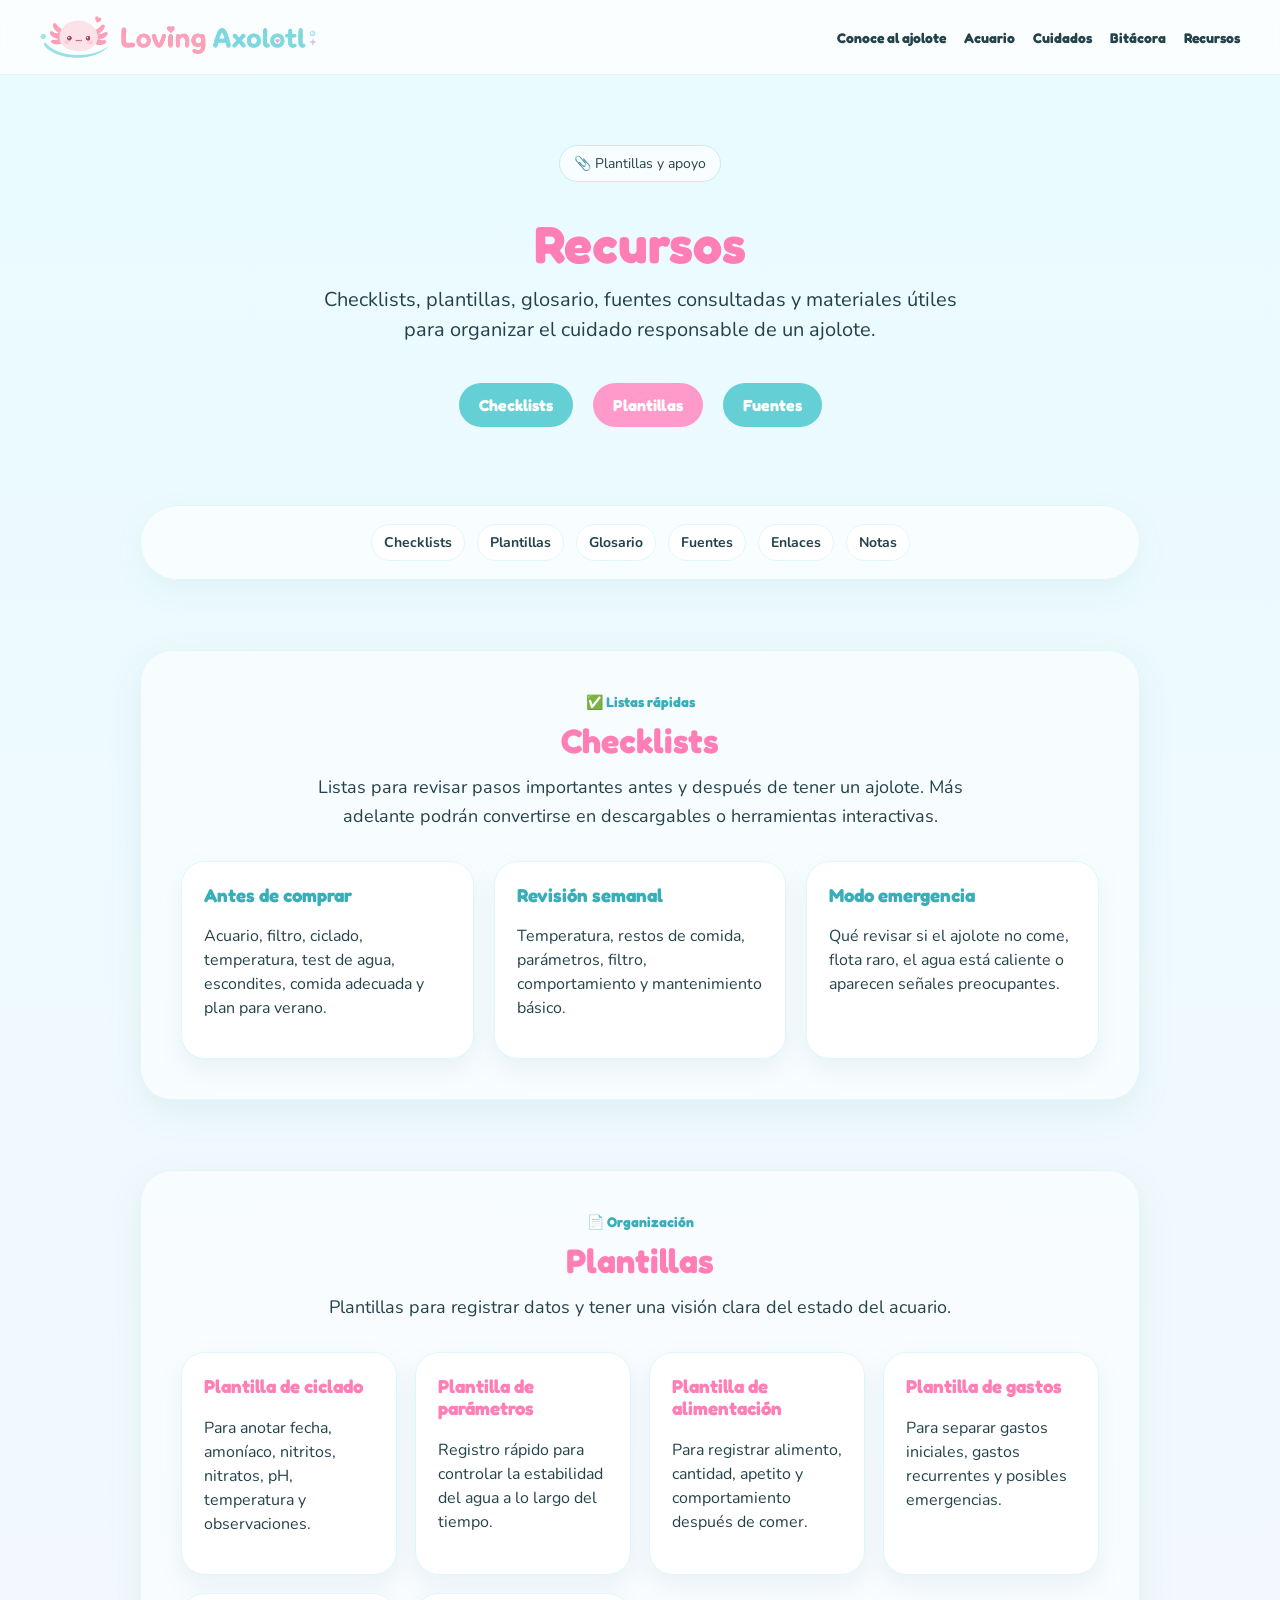
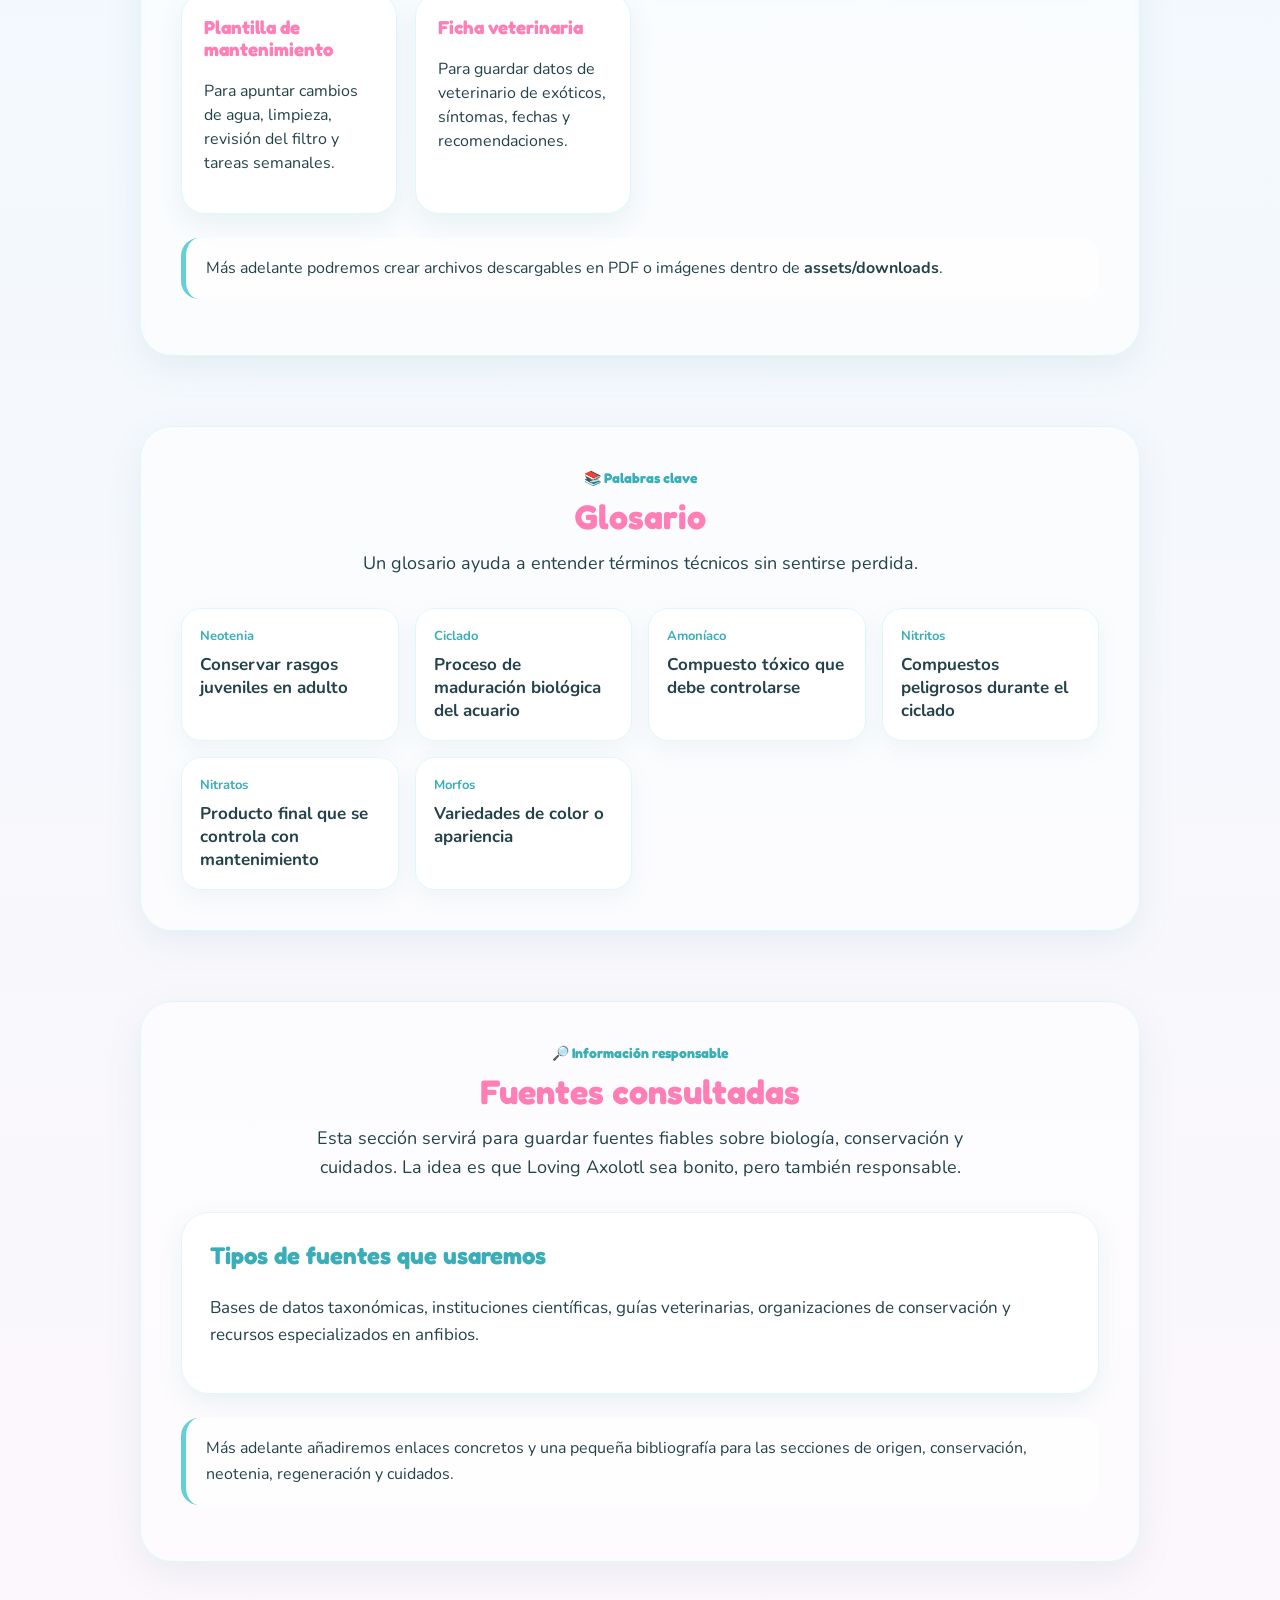
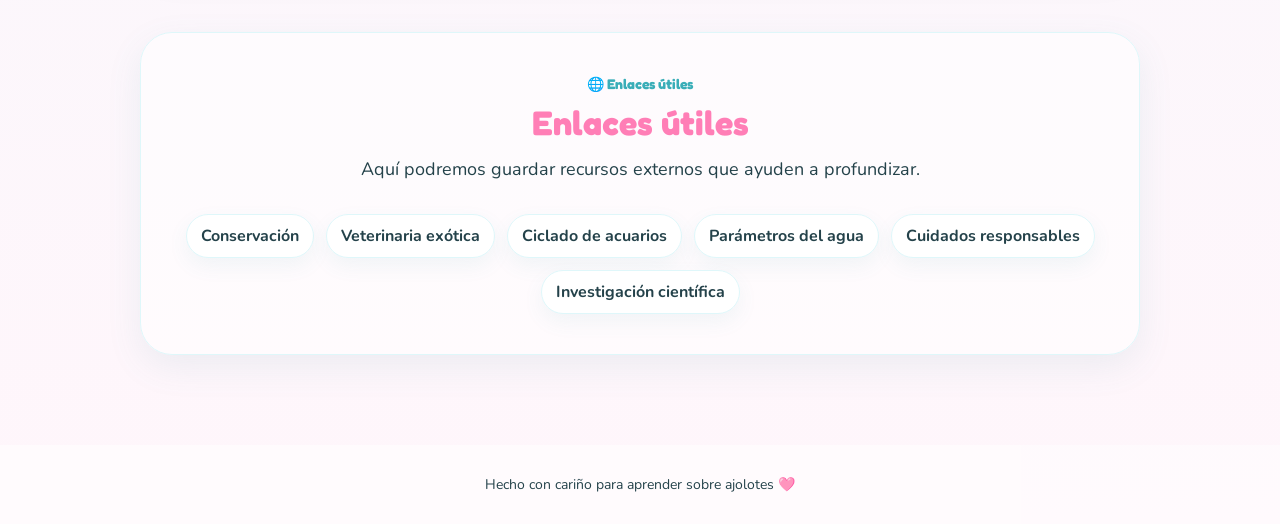
<file: recursos.html>
<!DOCTYPE html>
<html lang="es">
<head>
  <meta charset="UTF-8" />
  <meta name="viewport" content="width=device-width, initial-scale=1.0" />
  <title>Recursos | Loving Axolotl</title>
  
  <link rel="preconnect" href="https://fonts.googleapis.com" />
  <link rel="preconnect" href="https://fonts.gstatic.com" crossorigin />
  <link href="https://fonts.googleapis.com/css2?family=Fredoka:wght@500;600;700&family=Nunito:wght@400;500;600;700;800&display=swap" rel="stylesheet" />
  <link rel="stylesheet" href="styles.css" />

</head>

<body>
  <nav class="navbar">
    <a href="index.html" class="logo">
        <img src="assets/images/logo-loving-axolotl.png" alt="Loving Axolotl" />
    </a>

    <button class="menu-toggle" aria-label="Abrir menú">
      ☰
    </button>

    <div class="nav-links">
      <a href="conoce.html">Conoce al ajolote</a>
      <a href="acuario.html">Acuario</a>
      <a href="cuidados.html">Cuidados</a>
      <a href="bitacora.html">Bitácora</a>
      <a href="recursos.html">Recursos</a>
    </div>
  </nav>

  <header class="page-hero">
    <div class="badge">📎 Plantillas y apoyo</div>

    <h1>Recursos</h1>

    <p class="subtitle">
      Checklists, plantillas, glosario, fuentes consultadas y materiales útiles
      para organizar el cuidado responsable de un ajolote.
    </p>

    <div class="buttons">
      <a href="#checklists">Checklists</a>
      <a href="#plantillas" class="secondary">Plantillas</a>
      <a href="#fuentes">Fuentes</a>
    </div>
  </header>

  <main>
    <section class="page-index">
      <a href="#checklists">Checklists</a>
      <a href="#plantillas">Plantillas</a>
      <a href="#glosario">Glosario</a>
      <a href="#fuentes">Fuentes</a>
      <a href="#enlaces">Enlaces</a>
      <a href="#notas">Notas</a>
    </section>

    <section class="content-section" id="checklists">
      <div class="section-header">
        <span class="section-kicker">✅ Listas rápidas</span>
        <h2>Checklists</h2>
        <p>
          Listas para revisar pasos importantes antes y después de tener un ajolote.
          Más adelante podrán convertirse en descargables o herramientas interactivas.
        </p>
      </div>

      <div class="info-grid">
        <article class="info-card">
          <h3>Antes de comprar</h3>
          <p>
            Acuario, filtro, ciclado, temperatura, test de agua, escondites,
            comida adecuada y plan para verano.
          </p>
        </article>

        <article class="info-card">
          <h3>Revisión semanal</h3>
          <p>
            Temperatura, restos de comida, parámetros, filtro, comportamiento
            y mantenimiento básico.
          </p>
        </article>

        <article class="info-card">
          <h3>Modo emergencia</h3>
          <p>
            Qué revisar si el ajolote no come, flota raro, el agua está caliente
            o aparecen señales preocupantes.
          </p>
        </article>
      </div>
    </section>

    <section class="content-section" id="plantillas">
      <div class="section-header">
        <span class="section-kicker">📄 Organización</span>
        <h2>Plantillas</h2>
        <p>
          Plantillas para registrar datos y tener una visión clara del estado del acuario.
        </p>
      </div>

      <div class="morph-grid">
        <article class="morph-card">
          <h3>Plantilla de ciclado</h3>
          <p>
            Para anotar fecha, amoníaco, nitritos, nitratos, pH, temperatura y observaciones.
          </p>
        </article>

        <article class="morph-card">
          <h3>Plantilla de parámetros</h3>
          <p>
            Registro rápido para controlar la estabilidad del agua a lo largo del tiempo.
          </p>
        </article>

        <article class="morph-card">
          <h3>Plantilla de alimentación</h3>
          <p>
            Para registrar alimento, cantidad, apetito y comportamiento después de comer.
          </p>
        </article>

        <article class="morph-card">
          <h3>Plantilla de gastos</h3>
          <p>
            Para separar gastos iniciales, gastos recurrentes y posibles emergencias.
          </p>
        </article>

        <article class="morph-card">
          <h3>Plantilla de mantenimiento</h3>
          <p>
            Para apuntar cambios de agua, limpieza, revisión del filtro y tareas semanales.
          </p>
        </article>

        <article class="morph-card">
          <h3>Ficha veterinaria</h3>
          <p>
            Para guardar datos de veterinario de exóticos, síntomas, fechas y recomendaciones.
          </p>
        </article>
      </div>

      <p class="note">
        Más adelante podremos crear archivos descargables en PDF o imágenes dentro de
        <strong>assets/downloads</strong>.
      </p>
    </section>

    <section class="content-section" id="glosario">
      <div class="section-header">
        <span class="section-kicker">📚 Palabras clave</span>
        <h2>Glosario</h2>
        <p>
          Un glosario ayuda a entender términos técnicos sin sentirse perdida.
        </p>
      </div>

      <div class="fact-grid">
        <div class="fact-item">
          <span>Neotenia</span>
          <strong>Conservar rasgos juveniles en adulto</strong>
        </div>

        <div class="fact-item">
          <span>Ciclado</span>
          <strong>Proceso de maduración biológica del acuario</strong>
        </div>

        <div class="fact-item">
          <span>Amoníaco</span>
          <strong>Compuesto tóxico que debe controlarse</strong>
        </div>

        <div class="fact-item">
          <span>Nitritos</span>
          <strong>Compuestos peligrosos durante el ciclado</strong>
        </div>

        <div class="fact-item">
          <span>Nitratos</span>
          <strong>Producto final que se controla con mantenimiento</strong>
        </div>

        <div class="fact-item">
          <span>Morfos</span>
          <strong>Variedades de color o apariencia</strong>
        </div>
      </div>
    </section>

    <section class="content-section" id="fuentes">
      <div class="section-header">
        <span class="section-kicker">🔎 Información responsable</span>
        <h2>Fuentes consultadas</h2>
        <p>
          Esta sección servirá para guardar fuentes fiables sobre biología, conservación
          y cuidados. La idea es que Loving Axolotl sea bonito, pero también responsable.
        </p>
      </div>

      <div class="highlight-card">
        <h3>Tipos de fuentes que usaremos</h3>
        <p>
          Bases de datos taxonómicas, instituciones científicas, guías veterinarias,
          organizaciones de conservación y recursos especializados en anfibios.
        </p>
      </div>

      <p class="note">
        Más adelante añadiremos enlaces concretos y una pequeña bibliografía para las secciones
        de origen, conservación, neotenia, regeneración y cuidados.
      </p>
    </section>

    <section class="content-section" id="enlaces">
      <div class="section-header">
        <span class="section-kicker">🌐 Enlaces útiles</span>
        <h2>Enlaces útiles</h2>
        <p>
          Aquí podremos guardar recursos externos que ayuden a profundizar.
        </p>
      </div>

      <div class="tag-grid">
        <span>Conservación</span>
        <span>Veterinaria exótica</span>
        <span>Ciclado de acuarios</span>
        <span>Parámetros del agua</span>
        <span>Cuidados responsables</span>
        <span>Investigación científica</span>
      </div>
    </section>


  </main>

  <footer>
    Hecho con cariño para aprender sobre ajolotes 🩷
  </footer>

  <button class="back-to-top" aria-label="Volver arriba">
    ↑
  </button>

  <script src="script.js"></script>
</body>
</html>
</file>
<file: styles.css>
body {
  margin: 0;
  font-family: "Nunito", Arial, sans-serif;
  background: linear-gradient(180deg, #e9fbff, #fff6fb);
  color: #24424a;
}

h1,
h2,
h3,
.logo,
.buttons a,
.nav-links a,
.section-kicker {
  font-family: "Fredoka", "Nunito", Arial, sans-serif;
}

.navbar {
  position: sticky;
  top: 0;
  z-index: 10;
  display: flex;
  justify-content: space-between;
  align-items: center;
  gap: 20px;
  padding: 16px 40px;
  background: rgba(255, 255, 255, 0.78);
  backdrop-filter: blur(12px);
  border-bottom: 1px solid #dff7fa;
}

.logo {
  display: flex;
  align-items: center;
  text-decoration: none;
}

.logo img {
  height: 42px;
  width: auto;
  display: block;
}

.nav-links {
  display: flex;
  gap: 18px;
  flex-wrap: wrap;
}

.nav-links a {
  color: #24424a;
  text-decoration: none;
  font-weight: bold;
  font-size: 14px;
}

.nav-links a:hover {
  color: #ff7eb6;
}

.menu-toggle {
  display: none;
  border: none;
  background: #ff9acb;
  color: white;
  font-size: 22px;
  font-weight: bold;
  border-radius: 14px;
  padding: 6px 12px;
  cursor: pointer;
}

header,
.page-hero {
  text-align: center;
  padding: 70px 20px 40px;
}

.home-hero {
  text-align: center;
  padding: 70px 20px 55px;
}

.hero-logo {
  display: block;
  width: min(560px, 92%);
  margin: 18px auto 18px;
  filter: drop-shadow(0 12px 24px rgba(80, 150, 160, 0.12));
}

.home-hero h1 {
  max-width: 820px;
  margin: 20px auto 14px;
  font-size: 46px;
  line-height: 1.08;
}

.badge {
  display: inline-block;
  background: #ffffffaa;
  border: 1px solid #bfeff5;
  padding: 8px 14px;
  border-radius: 999px;
  font-size: 14px;
  margin-bottom: 20px;
}

h1 {
  font-size: 52px;
  margin: 10px 0;
  color: #ff7eb6;
}

.subtitle {
  font-size: 20px;
  max-width: 650px;
  margin: 0 auto;
  line-height: 1.5;
}

.buttons {
  margin-top: 30px;
}

.buttons a {
  display: inline-block;
  margin: 8px;
  padding: 12px 20px;
  border-radius: 999px;
  text-decoration: none;
  font-weight: bold;
  color: white;
  background: #65cfd6;
}

.buttons a.secondary {
  background: #ff9acb;
}

main {
  max-width: 1000px;
  margin: 0 auto;
  padding: 30px 20px 90px;
}

.intro-section {
  margin-top: 30px;
  padding: 40px;
  background: rgba(255, 255, 255, 0.45);
  border: 1px solid #dff7fa;
  border-radius: 32px;
  box-shadow: 0 12px 35px rgba(80, 150, 160, 0.08);
}

.cards {
  display: grid;
  grid-template-columns: repeat(auto-fit, minmax(220px, 1fr));
  gap: 20px;
  margin-top: 30px;
}

.card-link {
  color: inherit;
  text-decoration: none;
}

.card {
  background: white;
  border-radius: 24px;
  padding: 24px;
  box-shadow: 0 10px 30px rgba(80, 150, 160, 0.12);
  border: 1px solid #dff7fa;
}

.card-link .card {
  height: 100%;
  transition: transform 0.2s ease, box-shadow 0.2s ease;
}

.card-link .card:hover {
  transform: translateY(-4px);
  box-shadow: 0 14px 35px rgba(80, 150, 160, 0.18);
}

.card h2 {
  margin-top: 0;
  color: #ff7eb6;
}

.section-title {
  text-align: center;
  font-size: 32px;
  color: #3aaeb8;
  margin-top: 40px;
}

.page-index {
  display: flex;
  justify-content: center;
  flex-wrap: wrap;
  gap: 12px;
  padding: 18px;
  margin-bottom: 40px;
  background: rgba(255, 255, 255, 0.65);
  border: 1px solid #dff7fa;
  border-radius: 999px;
  box-shadow: 0 10px 30px rgba(80, 150, 160, 0.08);
}

.page-index a {
  color: #24424a;
  text-decoration: none;
  font-weight: bold;
  font-size: 14px;
  background: white;
  border: 1px solid #dff7fa;
  border-radius: 999px;
  padding: 8px 12px;
}

.page-index a:hover {
  color: #ff7eb6;
  border-color: #ffb8d8;
}

.content-section {
  margin-top: 70px;
  padding: 40px;
  background: rgba(255, 255, 255, 0.55);
  border: 1px solid #dff7fa;
  border-radius: 32px;
  box-shadow: 0 12px 35px rgba(80, 150, 160, 0.10);
}

.section-header {
  text-align: center;
  max-width: 720px;
  margin: 0 auto 30px;
}

.section-kicker {
  display: inline-block;
  margin-bottom: 10px;
  color: #3aaeb8;
  font-weight: bold;
  font-size: 14px;
}

.section-header h2 {
  margin: 0 0 12px;
  color: #ff7eb6;
  font-size: 34px;
}

.section-header p {
  margin: 0;
  font-size: 18px;
  line-height: 1.6;
}

.highlight-card {
  background: white;
  border: 1px solid #dff7fa;
  border-radius: 28px;
  padding: 28px;
  box-shadow: 0 10px 25px rgba(80, 150, 160, 0.10);
}

.highlight-card h3 {
  margin-top: 0;
  color: #3aaeb8;
  font-size: 24px;
}

.highlight-card p {
  line-height: 1.6;
  font-size: 17px;
}

.info-grid {
  display: grid;
  grid-template-columns: repeat(auto-fit, minmax(220px, 1fr));
  gap: 20px;
}

.info-card {
  background: white;
  border: 1px solid #dff7fa;
  border-radius: 24px;
  padding: 22px;
  box-shadow: 0 10px 25px rgba(80, 150, 160, 0.10);
}

.info-card h3 {
  margin-top: 0;
  color: #3aaeb8;
}

.info-card p,
.info-card li {
  line-height: 1.5;
}

.info-card ul {
  padding-left: 18px;
  margin-bottom: 0;
}

.fact-grid {
  display: grid;
  grid-template-columns: repeat(auto-fit, minmax(210px, 1fr));
  gap: 16px;
}

.fact-item {
  background: white;
  border: 1px solid #dff7fa;
  border-radius: 20px;
  padding: 18px;
  box-shadow: 0 8px 22px rgba(80, 150, 160, 0.08);
}

.fact-item span {
  display: block;
  margin-bottom: 8px;
  color: #3aaeb8;
  font-size: 13px;
  font-weight: bold;
}

.fact-item strong {
  color: #24424a;
  font-size: 17px;
}

.taxonomy-card {
  display: grid;
  gap: 12px;
  max-width: 720px;
  margin: 0 auto;
}

.taxonomy-card div {
  display: grid;
  grid-template-columns: 160px 1fr;
  gap: 14px;
  align-items: center;
  background: white;
  border: 1px solid #dff7fa;
  border-radius: 18px;
  padding: 14px 18px;
}

.taxonomy-card span {
  color: #3aaeb8;
  font-weight: bold;
}

.evolution-box {
  max-width: 520px;
  margin: 0 auto 30px;
  text-align: center;
}

.evolution-step {
  background: white;
  border: 1px solid #dff7fa;
  border-radius: 999px;
  padding: 14px 20px;
  font-weight: bold;
  box-shadow: 0 8px 22px rgba(80, 150, 160, 0.08);
}

.evolution-arrow {
  color: #ff7eb6;
  font-size: 22px;
  margin: 6px 0;
}

.tag-grid {
  display: flex;
  flex-wrap: wrap;
  gap: 12px;
  justify-content: center;
}

.tag-grid span {
  background: white;
  border: 1px solid #dff7fa;
  border-radius: 999px;
  padding: 10px 14px;
  font-weight: bold;
  box-shadow: 0 8px 20px rgba(80, 150, 160, 0.08);
}

.morph-grid {
  display: grid;
  grid-template-columns: repeat(auto-fit, minmax(190px, 1fr));
  gap: 18px;
}

.morph-card {
  background: white;
  border: 1px solid #dff7fa;
  border-radius: 24px;
  padding: 22px;
  box-shadow: 0 10px 25px rgba(80, 150, 160, 0.10);
}

.morph-card h3 {
  margin-top: 0;
  color: #ff7eb6;
}

.morph-card p {
  line-height: 1.5;
}

.note {
  margin-top: 24px;
  padding: 18px 20px;
  background: #ffffffaa;
  border-left: 5px solid #65cfd6;
  border-radius: 18px;
  line-height: 1.6;
}

.checklist-preview {
  display: grid;
  gap: 14px;
  max-width: 620px;
  margin: 0 auto;
}

.checklist-preview label {
  display: flex;
  align-items: center;
  gap: 12px;
  background: white;
  border: 1px solid #dff7fa;
  border-radius: 18px;
  padding: 14px 16px;
  font-weight: bold;
  box-shadow: 0 8px 22px rgba(80, 150, 160, 0.08);
}

.checklist-preview input {
  width: 18px;
  height: 18px;
  accent-color: #ff9acb;
}

.back-to-top {
  position: fixed;
  right: 22px;
  bottom: calc(22px + env(safe-area-inset-bottom));
  width: 48px;
  height: 48px;
  border: none;
  border-radius: 50%;
  background: #ff9acb;
  color: white;
  font-size: 24px;
  font-weight: bold;
  cursor: pointer;
  box-shadow: 0 10px 25px rgba(80, 150, 160, 0.25);
  display: none;
  z-index: 999;
  transition: transform 0.2s ease, background 0.2s ease;
}

.back-to-top.visible {
  display: block;
}

.back-to-top:hover {
  transform: translateY(-3px);
  background: #ff7eb6;
}

footer {
  text-align: center;
  padding: 30px 20px;
  background: #ffffff88;
  font-size: 14px;
}

/* Swimming axolotl only in home hero */
.home-hero {
  position: relative;
  overflow: hidden;
}

.home-hero > *:not(.swimming-axolotl) {
  position: relative;
  z-index: 2;
}

.swimming-axolotl {
  position: absolute;
  inset: 0;
  z-index: 1;
  pointer-events: none;
  overflow: hidden;
}

.swimming-axolotl img {
  position: absolute;
  width: min(320px, 42vw);
  opacity: 0.24;
  filter: drop-shadow(0 18px 35px rgba(80, 150, 160, 0.18));
  animation: axolotl-swim-hero 34s ease-in-out infinite;
}

@keyframes axolotl-swim-hero {
  0% {
    transform: translateX(-360px) translateY(260px) rotate(-6deg) scale(0.9);
    opacity: 0;
  }

  12% {
    opacity: 0.24;
  }

  28% {
    transform: translateX(10vw) translateY(220px) rotate(3deg) scale(1);
  }

  48% {
    transform: translateX(38vw) translateY(285px) rotate(-2deg) scale(1.05);
  }

  68% {
    transform: translateX(64vw) translateY(230px) rotate(3deg) scale(1);
  }

  88% {
    opacity: 0.24;
  }

  100% {
    transform: translateX(110vw) translateY(270px) rotate(-5deg) scale(0.92);
    opacity: 0;
  }
}

/* Bubble page transition */
body > *:not(.bubble-transition):not(.back-to-top):not(.swimming-axolotl) {
  position: relative;
  z-index: 1;
}

.bubble-transition {
  position: fixed;
  inset: 0;
  z-index: 0;
  pointer-events: none;
  overflow: hidden;
  background: transparent;
  opacity: 1;
  transition: opacity 0.45s ease;
}

.bubble-transition.fade-out {
  opacity: 0;
}

.bubble-transition span {
  position: absolute;
  bottom: -90px;
  display: block;
  border-radius: 50%;
  background:
    radial-gradient(
      circle at 26% 22%,
      rgba(255, 255, 255, 1) 0%,
      rgba(255, 255, 255, 0.85) 8%,
      rgba(255, 255, 255, 0.24) 22%,
      rgba(101, 207, 214, 0.10) 58%,
      rgba(255, 154, 203, 0.06) 100%
    );
  border: 1px solid rgba(255, 255, 255, 0.72);
  box-shadow:
    inset -12px -14px 22px rgba(101, 207, 214, 0.09),
    inset 10px 10px 18px rgba(255, 255, 255, 0.65),
    0 0 22px rgba(255, 255, 255, 0.38),
    0 0 30px rgba(101, 207, 214, 0.12);
  opacity: 0.68;
  animation-timing-function: ease-out;
  animation-fill-mode: forwards;
}

.bubble-transition span::before {
  content: "";
  position: absolute;
  top: 15%;
  left: 20%;
  width: 24%;
  height: 24%;
  border-radius: 50%;
  background: rgba(255, 255, 255, 0.95);
  box-shadow: 0 0 10px rgba(255, 255, 255, 0.65);
  filter: blur(0.5px);
}

.bubble-transition span::after {
  content: "";
  position: absolute;
  top: 38%;
  left: 17%;
  width: 11%;
  height: 11%;
  border-radius: 50%;
  background: rgba(255, 255, 255, 0.70);
  box-shadow: 0 0 8px rgba(255, 255, 255, 0.45);
  filter: blur(0.5px);
}

.bubble-transition.enter span {
  animation-name: bubble-rise-enter;
}

.bubble-transition.leave span {
  animation-name: bubble-rise-leave;
}

@keyframes bubble-rise-enter {
  0% {
    transform: translateY(0) scale(0.55);
    opacity: 0;
  }

  18% {
    opacity: 0.68;
  }

  100% {
    transform: translateY(-115vh) scale(1.25);
    opacity: 0;
  }
}

@keyframes bubble-rise-leave {
  0% {
    transform: translateY(0) scale(0.55);
    opacity: 0;
  }

  20% {
    opacity: 0.7;
  }

  100% {
    transform: translateY(-110vh) scale(1.35);
    opacity: 0;
  }
}

@media (prefers-reduced-motion: reduce) {
  .bubble-transition {
    display: none;
  }
}

@media (max-width: 700px) {
  .navbar {
    display: grid;
    grid-template-columns: 1fr auto;
    align-items: center;
    padding: 14px 20px;
  }

  .logo img {
    height: 36px;
  }

  .menu-toggle {
    display: block;
  }

  .nav-links {
    display: none;
    grid-column: 1 / -1;
    flex-direction: column;
    gap: 12px;
    margin-top: 16px;
    padding-top: 16px;
    text-align: center;
    border-top: 1px solid #dff7fa;
  }

  .nav-links.active {
    display: flex;
  }

  .nav-links a {
    padding: 8px 0;
  }

  header,
  .page-hero,
  .home-hero {
    padding: 70px 20px 35px;
  }

  .hero-logo {
    width: min(360px, 92%);
  }

  .home-hero h1 {
    font-size: 34px;
  }

  .intro-section {
    padding: 28px 20px;
    border-radius: 26px;
  }

  h1 {
    font-size: 40px;
  }

  .subtitle {
    font-size: 17px;
  }

  .cards {
    grid-template-columns: 1fr;
  }

  .page-index {
    border-radius: 28px;
    padding: 14px;
  }

  .page-index a {
    font-size: 13px;
  }

  .content-section {
    padding: 28px 20px;
    border-radius: 26px;
  }

  .section-header h2 {
    font-size: 30px;
  }

  .section-header p {
    font-size: 16px;
  }

  .highlight-card {
    padding: 22px;
  }

  .taxonomy-card div {
    grid-template-columns: 1fr;
    gap: 6px;
  }

  .back-to-top {
    right: 16px;
    bottom: calc(16px + env(safe-area-inset-bottom));
    width: 44px;
    height: 44px;
    font-size: 22px;
  }
}
</file>
